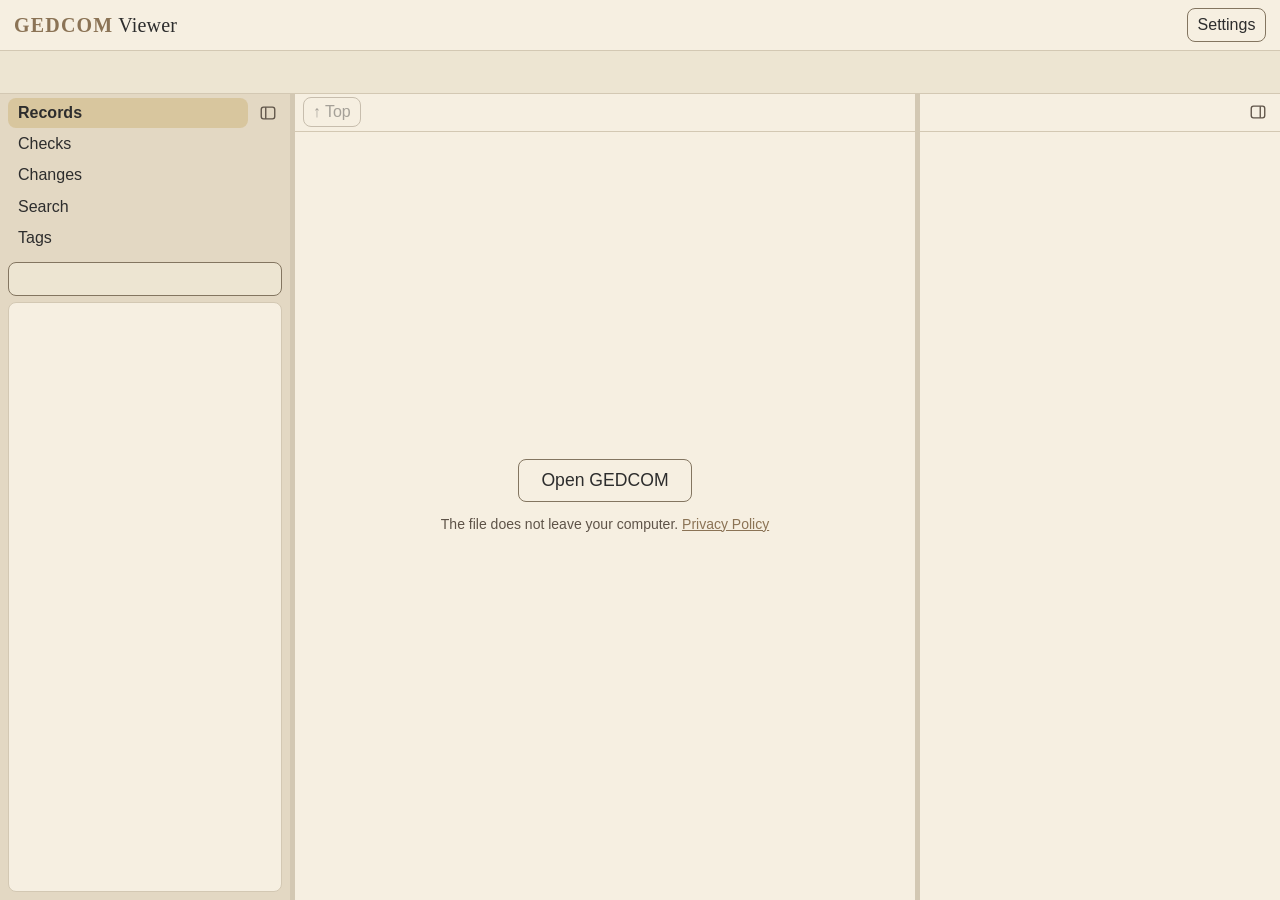
<file: index.html>
<!doctype html>
<!-- GEDCOM Viewer. Copyright (C) 2026 bunahu. Free software under the GNU General Public License, version 3 or later: see LICENSE. -->
<html lang="en">
<head>
<meta charset="utf-8">
<meta name="viewport" content="width=device-width, initial-scale=1">
<!-- The browser enforces what the page promises: nothing is loaded from, or sent to, anywhere but the page's own files,
     and no inline style is allowed. The page sets styles through the CSSOM (el.style.top = ...), which the policy permits.
     The HTML of a _META's story has its style attributes and style elements taken out of the text before it is read
     (core.js, stripStyles), so a _META that parses draws no refusal. When the XML does not parse, Chrome adds its own
     styled error block to the inert document it is read in and refuses that style, with a message each in the console
     (ui.js, metaOf, then says so in one line of its own); the page draws nothing from such a _META. -->
<meta http-equiv="Content-Security-Policy" content="default-src 'none'; script-src 'self'; style-src 'self'; img-src 'self'; connect-src 'none'; form-action 'none'; base-uri 'none'">
<title>GEDCOM Viewer</title>
<meta name="description" content="Read, check and hand-edit a GEDCOM file in your browser, and save the edits as a dated copy, the original left as it was. Nothing is uploaded: the file never leaves your computer.">
<link rel="stylesheet" href="style.css">
<link rel="icon" href="favicon.ico" sizes="32x32">
<link rel="icon" href="favicon.svg" type="image/svg+xml">
<link rel="apple-touch-icon" href="apple-touch-icon.png">
</head>
<body>

<!-- THE HOVER BOXES' WORDS, all five, here and nowhere else. They are provisional: the owner writes the final copy.
     A box shows while the pointer rests on its part (the name, always; the counts bar and the three frames, until a
     file is open), or while the name has the keyboard's focus. Each part names its box in aria-describedby, so its
     words are its accessible description; ui.js ("The hover boxes") shows and places a box and never touches its
     words. Nothing here shows until its part is hovered, and nothing is stored or sent. -->
<div class="tip" id="tip-name" role="tooltip" hidden>
  <p>Read a GEDCOM file, check it, count what it holds, and make clean hand edits.</p>
  <p>Your file stays on this computer. The original is never written: Save makes a dated copy beside it.</p>
  <p>Works best in Chrome or Edge on a computer.</p>
</div>
<div class="tip" id="tip-counts" role="tooltip" hidden>Once a file is open: how many people, families, sources and more it holds. A click lists them.</div>
<div class="tip" id="tip-side" role="tooltip" hidden>Once a file is open: Records lists every person, family and source; Checks, what looks wrong and where; Changes, your edits; Search and Tags, the rest.</div>
<div class="tip" id="tip-middle" role="tooltip" hidden>The file's lines, as written, one per row, once a file is open. Open GEDCOM, or drop a .ged file anywhere on the page.</div>
<div class="tip" id="tip-right" role="tooltip" hidden>Once a file is open, this frame shows the selected line: what its tag means, where it sits in its record, what points at it, and anything wrong with it. With Edit on, it adds, deletes and restores lines.</div>

<!-- The top bar: the name, and Settings; with a file open, the file's name (its facts under it) and Save
     too. Nothing else: the controls for the lines are in the strip above them, and each side frame's
     icon is in the frame it hides (P9). The name takes the keyboard's focus, so that its box can show. -->
<header class="bar">
  <div class="bar-top">
    <span class="app-name" tabindex="0" aria-describedby="tip-name"><span class="app-title"><span class="app-title-gedcom">GEDCOM</span> Viewer</span></span>
    <button class="file-name" id="file-name" type="button" aria-expanded="false" translate="no" hidden></button>
    <span class="dirty" id="dirty" title="Changes in no copy yet" hidden>●</span>
    <nav class="actions">
      <button class="button" id="save" type="button" title="Save a dated copy, where you choose; the original is never written (⌘S)" hidden disabled>Save</button>
      <button class="button" id="settings" type="button" popovertarget="settings-menu">Settings</button>
    </nav>
  </div>
  <div class="facts" id="facts" translate="no" hidden></div>
</header>

<!-- Settings: the smaller controls, in a menu under the button -->
<div class="menu" id="settings-menu" popover>
  <div class="menu-row">
    <span class="menu-name">Theme</span>
    <span class="menu-choices">
      <button class="button" id="theme-system" type="button" aria-pressed="false" title="Light or dark, as your computer has it, and following it when it changes">System</button>
      <button class="button" id="theme-light" type="button" aria-pressed="false">Light</button>
      <button class="button" id="theme-dusk" type="button" aria-pressed="false">Dusk</button>
      <button class="button" id="theme-dark" type="button" aria-pressed="false">Dark</button>
    </span>
  </div>
  <div class="menu-row">
    <span class="menu-name">Text</span>
    <span class="menu-choices">
      <button class="button" id="text-normal" type="button" aria-pressed="false">Normal</button>
      <button class="button" id="text-larger" type="button" aria-pressed="false" title="Larger type and taller rows">Larger</button>
    </span>
  </div>
  <div class="menu-row">
    <span class="menu-name">Lines</span>
    <span class="menu-choices">
      <button class="button" id="indent" type="button" aria-pressed="false">Indent</button>
      <input class="input indent-width" id="indent-width" type="number" min="1" max="12" aria-label="Indent width" hidden>
    </span>
  </div>
  <div class="menu-row">
    <span class="menu-name">Names</span>
    <span class="menu-choices">
      <button class="button" id="surnames" type="button" aria-pressed="false" title="Surnames in bold, without their slashes, wherever a record is named; a line as written is never changed">Bold surnames</button>
    </span>
  </div>
  <div class="menu-row">
    <span class="menu-name">Tab</span>
    <span class="menu-choices">
      <button class="button" id="tab-name" type="button" aria-pressed="false" title="Off, the tab's title never holds the file's name. Your browser keeps page titles in its history, and may sync them.">File name in the tab</button>
    </span>
  </div>
  <div class="menu-row">
    <span class="menu-name">Help</span>
    <span class="menu-choices">
      <button class="button" id="report" type="button" title="A report of counts and codes, never a line of the file, to read, change and copy into an issue; nothing is sent">Report a problem…</button>
    </span>
  </div>
  <!-- the version, written here once: Report a problem reads it from this line -->
  <div class="menu-foot">Version <span id="version">0.6.4</span></div>
</div>

<nav class="counts" id="counts" aria-label="Records by type" aria-describedby="tip-counts" translate="no"></nav>

<main class="work" id="work">
  <aside class="side" id="side" aria-describedby="tip-side">
    <!-- the left bar's head: its tabs, and at their right end the icon that shrinks the bar to the icon alone -->
    <div class="side-head">
      <nav class="tabs" role="tablist">
        <button class="tab" type="button" role="tab" data-panel="records" aria-selected="true">Records</button>
        <button class="tab" type="button" role="tab" data-panel="checks">Checks <span class="tab-count" id="checks-count"></span></button>
        <button class="tab" type="button" role="tab" data-panel="changes">Changes <span class="tab-count" id="changes-count"></span></button>
        <button class="tab" type="button" role="tab" data-panel="search">Search</button>
        <button class="tab" type="button" role="tab" data-panel="tags">Tags</button>
      </nav>
      <button class="icon-button frame-icon" id="hide-left" type="button" aria-pressed="false" aria-label="Hide left bar" title="Hide left bar"><svg viewBox="0 0 20 20" width="18" height="18" aria-hidden="true"><rect x="2.5" y="3.5" width="15" height="13" rx="2.5" fill="none" stroke="currentColor" stroke-width="1.5"/><path d="M7.5 3.5v13" fill="none" stroke="currentColor" stroke-width="1.5"/></svg></button>
    </div>

    <section class="panel" id="panel-records">
      <div class="panel-head">
        <input class="input" id="records-filter" type="search" aria-label="Filter records" spellcheck="false" data-gramm="false">
        <button class="chip" id="records-type" type="button" hidden></button>
      </div>
      <div class="list" id="records-list" translate="no"></div>
    </section>

    <section class="panel" id="panel-checks" translate="no" hidden>
      <div class="panel-sum" id="checks-sum"></div>
      <div class="list" id="checks-list"></div>
    </section>

    <section class="panel" id="panel-changes" translate="no" hidden>
      <div class="panel-sum has-copy"><span id="changes-sum"></span><button class="copy" id="changes-copy" type="button" title="Copy the changes, as text" aria-label="Copy the changes, as text" hidden></button></div>
      <div class="list" id="changes-list"></div>
    </section>

    <section class="panel" id="panel-search" translate="no" hidden>
      <!-- while the search on show came from a tag clicked in Tags: the way back to the list as it was -->
      <button class="button search-back" id="search-back" type="button" hidden>← Back to Tags</button>
      <div class="panel-head">
        <input class="input" id="search-box" type="search" aria-label="Search" spellcheck="false" data-gramm="false">
        <button class="button" id="search-tag" type="button" aria-pressed="false">Tag</button>
      </div>
      <div class="search-nav">
        <button class="button" id="search-prev" type="button">Previous</button>
        <span class="search-count" id="search-count"></span>
        <button class="button" id="search-next" type="button">Next</button>
      </div>
    </section>

    <section class="panel" id="panel-tags" translate="no" hidden>
      <div class="panel-head panel-head-end">
        <!-- steps through the list's orders; the one in force is named in the hover text alone -->
        <button class="button sort" id="tags-order" type="button" aria-label="Sort"><svg viewBox="0 0 20 20" width="18" height="18" aria-hidden="true"><path d="M4 10a6 6 0 0 1 10.4-4.1" fill="none" stroke="currentColor" stroke-width="1.6" stroke-linecap="round"/><path d="M14.6 2.6v3.6h-3.6" fill="none" stroke="currentColor" stroke-width="1.6" stroke-linecap="round" stroke-linejoin="round"/><path d="M16 10a6 6 0 0 1-10.4 4.1" fill="none" stroke="currentColor" stroke-width="1.6" stroke-linecap="round"/><path d="M5.4 17.4v-3.6H9" fill="none" stroke="currentColor" stroke-width="1.6" stroke-linecap="round" stroke-linejoin="round"/></svg>Sort</button>
      </div>
      <div class="list" id="tags-list"></div>
    </section>
  </aside>

  <div class="split" id="split-left" title="Drag to widen or narrow"></div>

  <section class="middle" id="middle" aria-describedby="tip-middle">
    <!-- the strip above the lines: Top, Back and Collapse all at its left; Go to Line…, Edit, Undo and Redo
         at its right, none of them until a file is open. When the width runs out, the right group goes
         under the left one -->
    <div class="strip" id="strip">
      <div class="strip-group" id="strip-left">
        <button class="button" id="top" type="button" title="Line 1" disabled>↑ Top</button>
        <button class="button" id="back" type="button" hidden>← Back</button>
        <button class="button" id="fold-all" type="button" title="Shut every record to its first line and every type to its row, or open every block and every type" hidden>Collapse all</button>
      </div>
      <div class="strip-group strip-end" id="strip-right">
        <span class="goto-box" id="goto-box" hidden>
          <input class="input goto" id="goto" type="text" placeholder="Go to Line…" aria-label="Go to line" autocomplete="off" spellcheck="false" data-gramm="false">
          <button class="button goto-go" id="goto-go" type="button" hidden>Go</button>
          <button class="button goto-clear" id="goto-clear" type="button" title="Every line again" hidden>×</button>
        </span>
        <span class="strip-keep">
          <button class="button" id="edit" type="button" aria-pressed="false" title="Edit on or off (E)" hidden>Edit</button>
          <button class="button" id="undo" type="button" hidden>Undo</button>
          <button class="button" id="redo" type="button" hidden>Redo</button>
        </span>
      </div>
    </div>
    <div class="grid" id="grid" tabindex="0" aria-label="Lines" translate="no"></div>
    <div class="empty" id="empty">
      <button class="button" id="open-empty" type="button">Open GEDCOM</button>
      <div class="message" id="message" hidden></div>
      <p class="empty-note">The file does not leave your computer. <a href="privacy.html">Privacy Policy</a></p>
    </div>
    <div class="notice" id="notice" role="status" hidden></div>
  </section>

  <div class="split" id="split-right" title="Drag to widen or narrow"></div>

  <aside class="right" id="right" aria-describedby="tip-right">
    <!-- the right frame's header: the line or lines the frame shows, and at its right end the icon that
         shrinks the frame to the icon alone -->
    <div class="frame-head">
      <span class="frame-title" id="frame-title"></span>
      <button class="icon-button frame-icon" id="hide-right" type="button" aria-pressed="false" aria-label="Hide right frame" title="Hide right frame"><svg viewBox="0 0 20 20" width="18" height="18" aria-hidden="true"><rect x="2.5" y="3.5" width="15" height="13" rx="2.5" fill="none" stroke="currentColor" stroke-width="1.5"/><path d="M12.5 3.5v13" fill="none" stroke="currentColor" stroke-width="1.5"/></svg></button>
    </div>
    <div class="detail" id="detail" translate="no"></div>
  </aside>
</main>

<dialog class="dialog" id="dialog"></dialog>
<div class="drop" id="drop" hidden></div>
<input id="file-input" type="file" accept=".ged,.gedcom" hidden>

<!-- the copy button's two icons: two overlapping squares, then a check mark -->
<template id="icon-copy"><svg viewBox="0 0 16 16" width="14" height="14" aria-hidden="true"><rect x="5.5" y="5.5" width="8" height="8" rx="1.5" fill="none" stroke="currentColor" stroke-width="1.4"/><path d="M10.5 5.5V3.5a1 1 0 0 0-1-1h-6a1 1 0 0 0-1 1v6a1 1 0 0 0 1 1h2" fill="none" stroke="currentColor" stroke-width="1.4"/></svg></template>
<template id="icon-check"><svg viewBox="0 0 16 16" width="14" height="14" aria-hidden="true"><path d="M3 8.5l3.2 3L13 4.5" fill="none" stroke="currentColor" stroke-width="1.8" stroke-linecap="round" stroke-linejoin="round"/></svg></template>

<script src="tags.js" charset="utf-8"></script>
<script src="core.js" charset="utf-8"></script>
<script src="save.js" charset="utf-8"></script>
<script src="ui.js" charset="utf-8"></script>
</body>
</html>
</file>
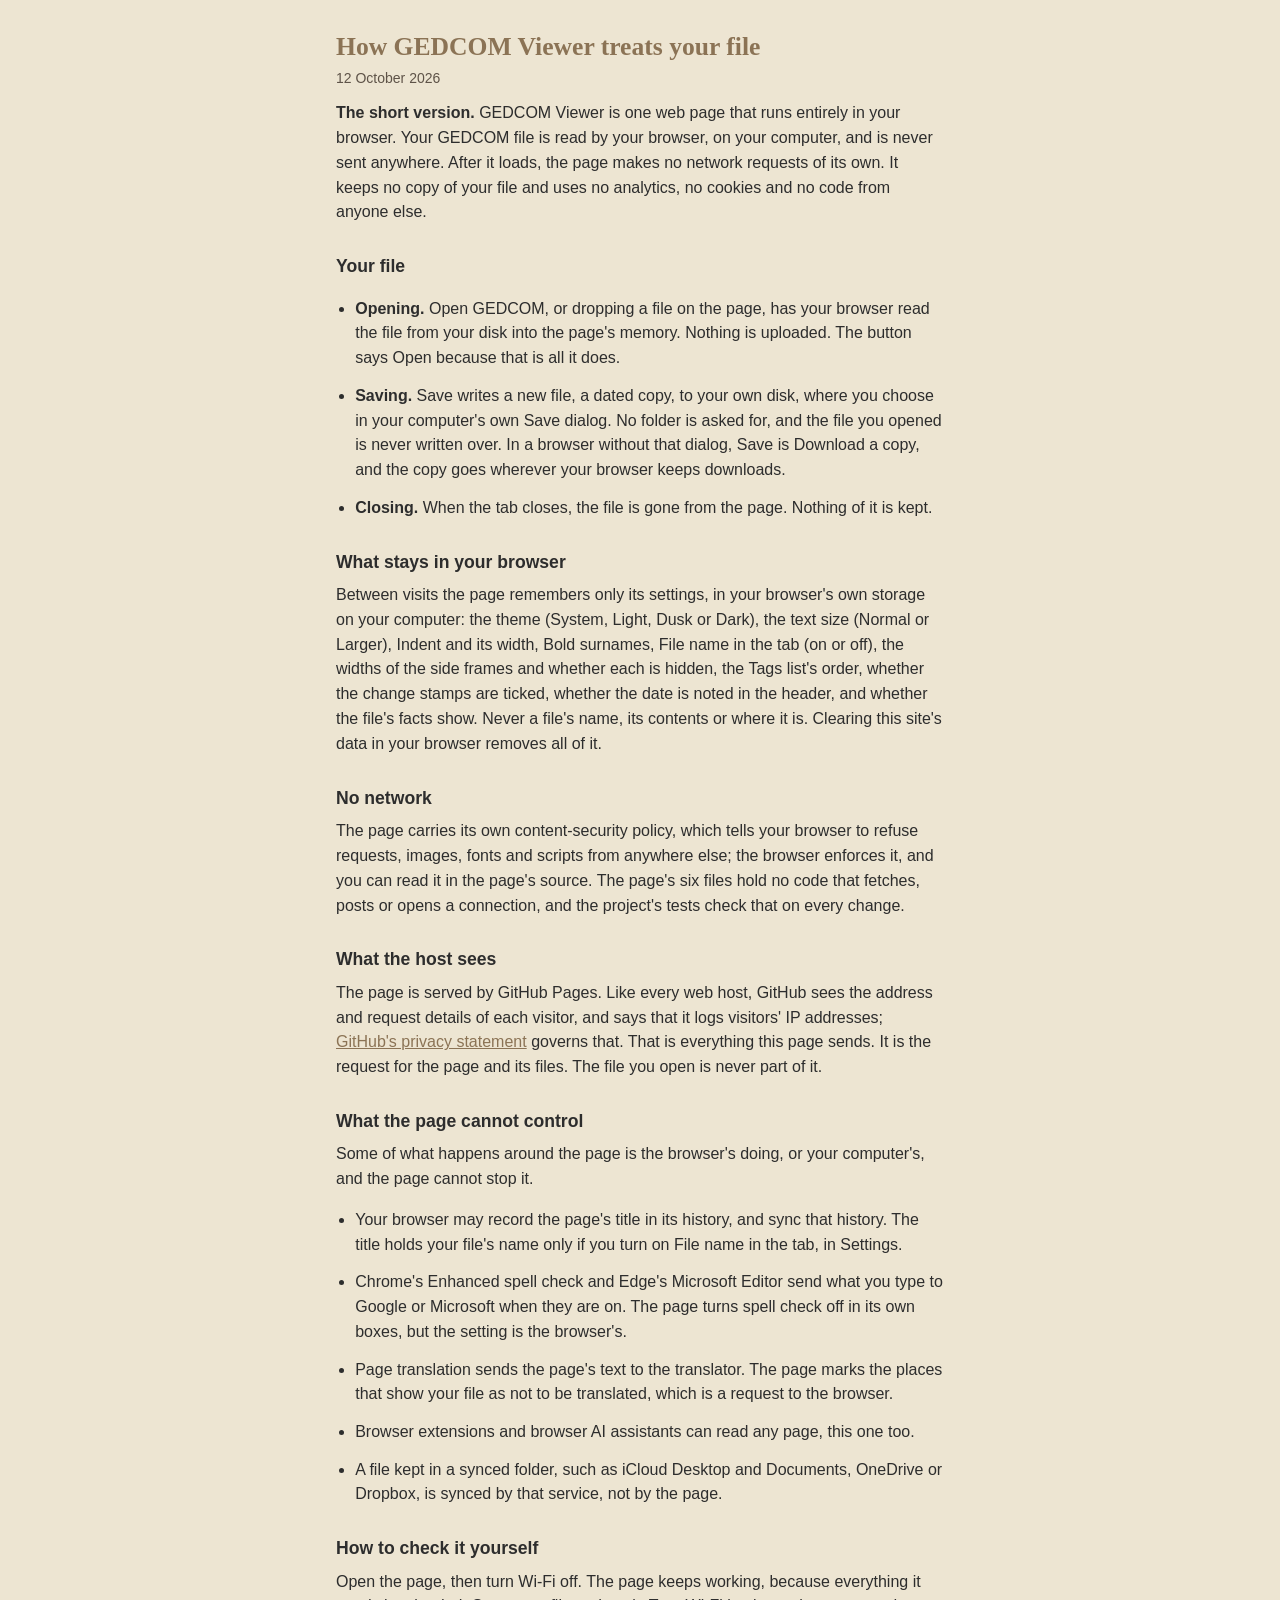
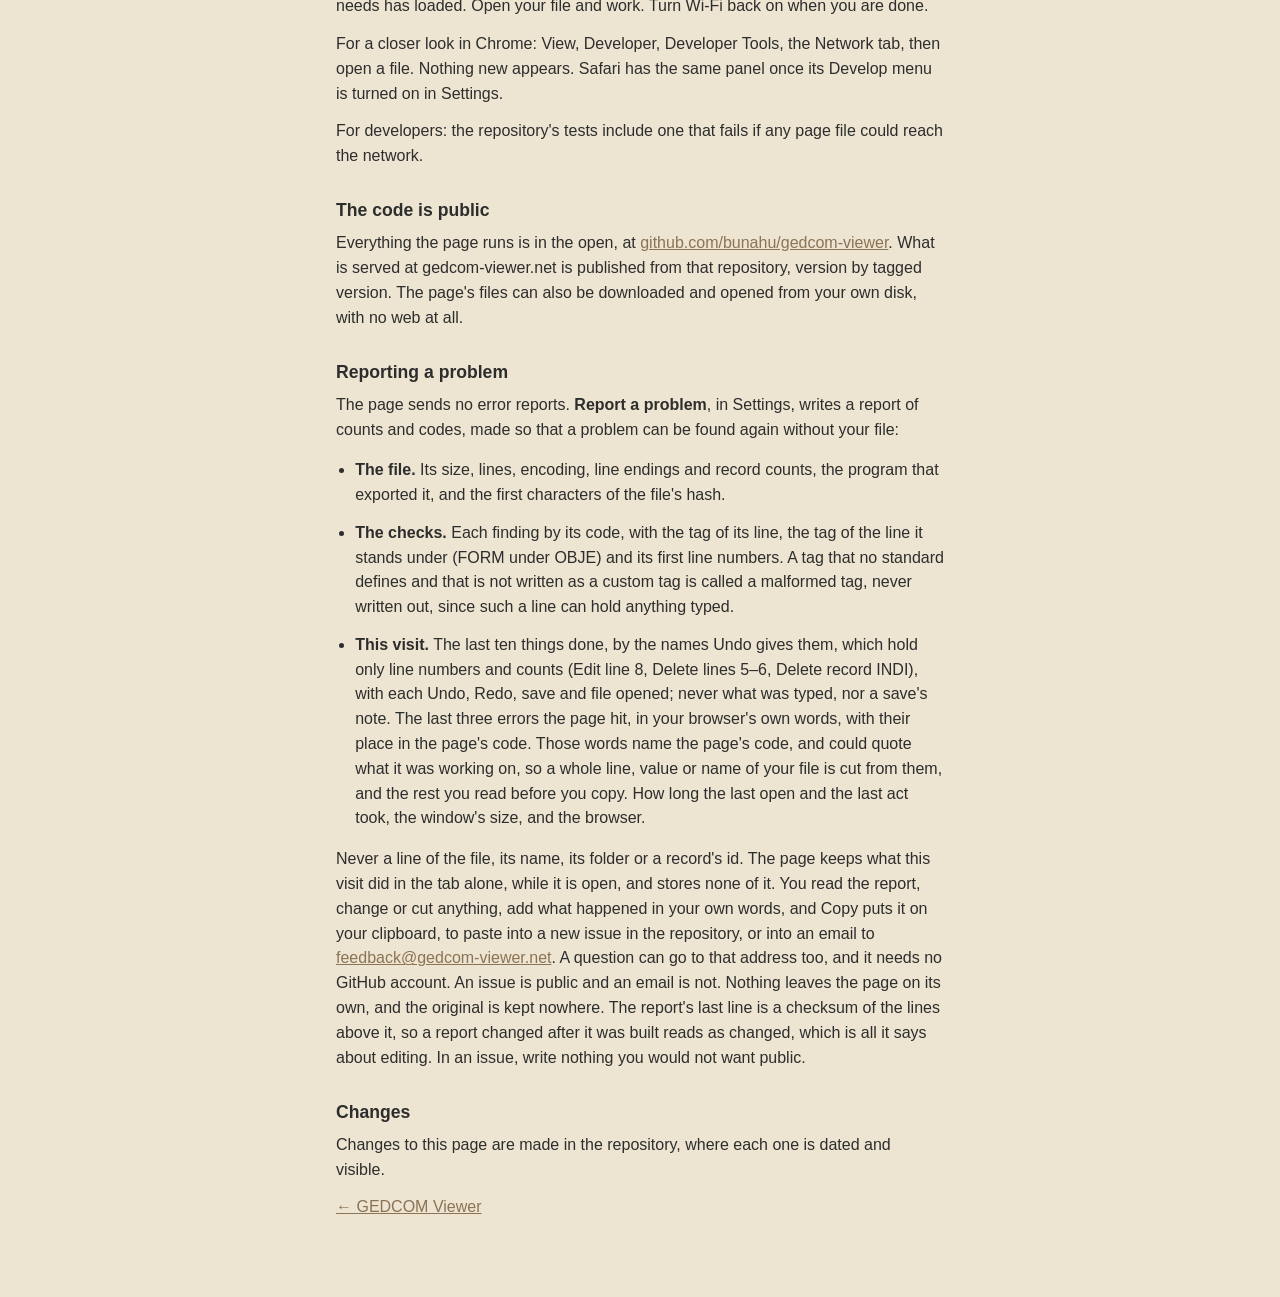
<file: privacy.html>
<!doctype html>
<!-- GEDCOM Viewer. Copyright (C) 2026 bunahu. Free software under the GNU General Public License, version 3 or later: see LICENSE. -->
<html lang="en">
<head>
<meta charset="utf-8">
<meta name="viewport" content="width=device-width, initial-scale=1">
<meta http-equiv="Content-Security-Policy" content="default-src 'none'; style-src 'self'; img-src 'self'; connect-src 'none'; form-action 'none'; base-uri 'none'">
<title>Privacy — GEDCOM Viewer</title>
<meta name="description" content="How GEDCOM Viewer treats your file: it is read in your browser and never sent anywhere; the page makes no network requests, keeps no copy, and uses no analytics.">
<link rel="stylesheet" href="style.css">
<link rel="icon" href="favicon.ico" sizes="32x32">
<link rel="icon" href="favicon.svg" type="image/svg+xml">
<link rel="apple-touch-icon" href="apple-touch-icon.png">
</head>
<body class="prose-page">

<main class="prose">
<h1>How GEDCOM Viewer treats your file</h1>
<p class="prose-date">12 October 2026</p>

<p><strong>The short version.</strong> GEDCOM Viewer is one web page that runs entirely in your
browser. Your GEDCOM file is read by your browser, on your computer, and is never sent anywhere.
After it loads, the page makes no network requests of its own. It keeps no copy of your file and
uses no analytics, no cookies and no code from anyone else.</p>

<h2>Your file</h2>
<ul>
<li><strong>Opening.</strong> Open GEDCOM, or dropping a file on the page, has your browser read the
file from your disk into the page's memory. Nothing is uploaded. The button says Open because that
is all it does.</li>
<li><strong>Saving.</strong> Save writes a new file, a dated copy, to your own disk, where you choose
in your computer's own Save dialog. No folder is asked for, and the file you opened is never
written over. In a browser without that dialog, Save is Download a copy, and the copy goes wherever
your browser keeps downloads.</li>
<li><strong>Closing.</strong> When the tab closes, the file is gone from the page. Nothing of it is
kept.</li>
</ul>

<h2>What stays in your browser</h2>
<p>Between visits the page remembers only its settings, in your browser's own storage on your
computer: the theme (System, Light, Dusk or Dark), the text size (Normal or Larger), Indent and its
width, Bold surnames, File name in the tab (on or off),
the widths of the side frames and whether each is hidden, the Tags list's order, whether the change
stamps are ticked, whether the date is noted in the header, and whether the file's facts show. Never a file's name, its contents or where it
is. Clearing this site's data in your browser removes all of it.</p>

<h2>No network</h2>
<p>The page carries its own content-security policy, which tells your browser to refuse requests,
images, fonts and scripts from anywhere else; the browser enforces it, and you can read it in the
page's source. The page's six files hold no code that fetches, posts or opens
a connection, and the project's tests check that on every change.</p>

<h2>What the host sees</h2>
<p>The page is served by GitHub Pages. Like every web host, GitHub sees the address and request
details of each visitor, and says that it logs visitors' IP addresses;
<a href="https://docs.github.com/site-policy/privacy-policies/github-general-privacy-statement">GitHub's privacy statement</a>
governs that. That is everything this page sends. It is the request for the page and its files.
The file you open is never part of it.</p>

<h2>What the page cannot control</h2>
<p>Some of what happens around the page is the browser's doing, or your computer's, and the page
cannot stop it.</p>
<ul>
<li>Your browser may record the page's title in its history, and sync that history. The title holds
your file's name only if you turn on File name in the tab, in Settings.</li>
<li>Chrome's Enhanced spell check and Edge's Microsoft Editor send what you type to Google or
Microsoft when they are on. The page turns spell check off in its own boxes, but the setting is
the browser's.</li>
<li>Page translation sends the page's text to the translator. The page marks the places that show
your file as not to be translated, which is a request to the browser.</li>
<li>Browser extensions and browser AI assistants can read any page, this one too.</li>
<li>A file kept in a synced folder, such as iCloud Desktop and Documents, OneDrive or Dropbox, is
synced by that service, not by the page.</li>
</ul>

<h2 id="how-to-check">How to check it yourself</h2>
<p>Open the page, then turn Wi-Fi off. The page keeps working, because everything it needs has
loaded. Open your file and work. Turn Wi-Fi back on when you are done.</p>
<p>For a closer look in Chrome: View, Developer, Developer Tools, the Network tab, then open a file.
Nothing new appears. Safari has the same panel once its Develop menu is turned on in Settings.</p>
<p>For developers: the repository's tests include one that fails if any page file could reach the
network.</p>

<h2>The code is public</h2>
<p>Everything the page runs is in the open, at
<a href="https://github.com/bunahu/gedcom-viewer">github.com/bunahu/gedcom-viewer</a>. What is
served at gedcom-viewer.net is published from that repository, version by tagged version. The
page's files can also be downloaded and opened from your own disk, with no web at all.</p>

<h2>Reporting a problem</h2>
<p>The page sends no error reports. <strong>Report a problem</strong>, in Settings, writes a report of
counts and codes, made so that a problem can be found again without your file:</p>
<ul>
<li><strong>The file.</strong> Its size, lines, encoding, line endings and record counts, the
program that exported it, and the first characters of the file's hash.</li>
<li><strong>The checks.</strong> Each finding by its code, with the tag of its line, the tag of the
line it stands under (FORM under OBJE) and its first line numbers. A tag that no standard defines
and that is not written as a custom tag is called a malformed tag, never written out, since such a
line can hold anything typed.</li>
<li><strong>This visit.</strong> The last ten things done, by the names Undo gives them, which hold
only line numbers and counts (Edit line 8, Delete lines 5–6, Delete record INDI), with each Undo,
Redo, save and file opened; never what was typed, nor a save's note. The last three errors the page
hit, in your browser's own words, with their place in the page's code. Those words name the page's
code, and could quote what it was working on, so a whole line, value or name of your file is cut
from them, and the rest you read before you copy. How long the last open and the last act took,
the window's size, and the browser.</li>
</ul>
<p>Never a line of the file, its name, its folder or a record's id. The page keeps what this visit
did in the tab alone, while it is open, and stores none of it. You read the report, change or cut
anything, add what happened in your own words, and Copy puts it on your clipboard, to paste into a
new issue in the repository, or into an email to
<a href="mailto:feedback@gedcom-viewer.net">feedback@gedcom-viewer.net</a>. A question can go to that
address too, and it needs no GitHub account. An issue is public and an email is not. Nothing leaves
the page on its own, and the original is kept nowhere. The report's last line is a checksum of the
lines above it, so a report changed after it was built reads as changed, which is all it says about
editing. In an issue, write nothing you would not want public.</p>

<h2>Changes</h2>
<p>Changes to this page are made in the repository, where each one is dated and visible.</p>

<p class="prose-back"><a href="index.html">← GEDCOM Viewer</a></p>
</main>

</body>
</html>
</file>
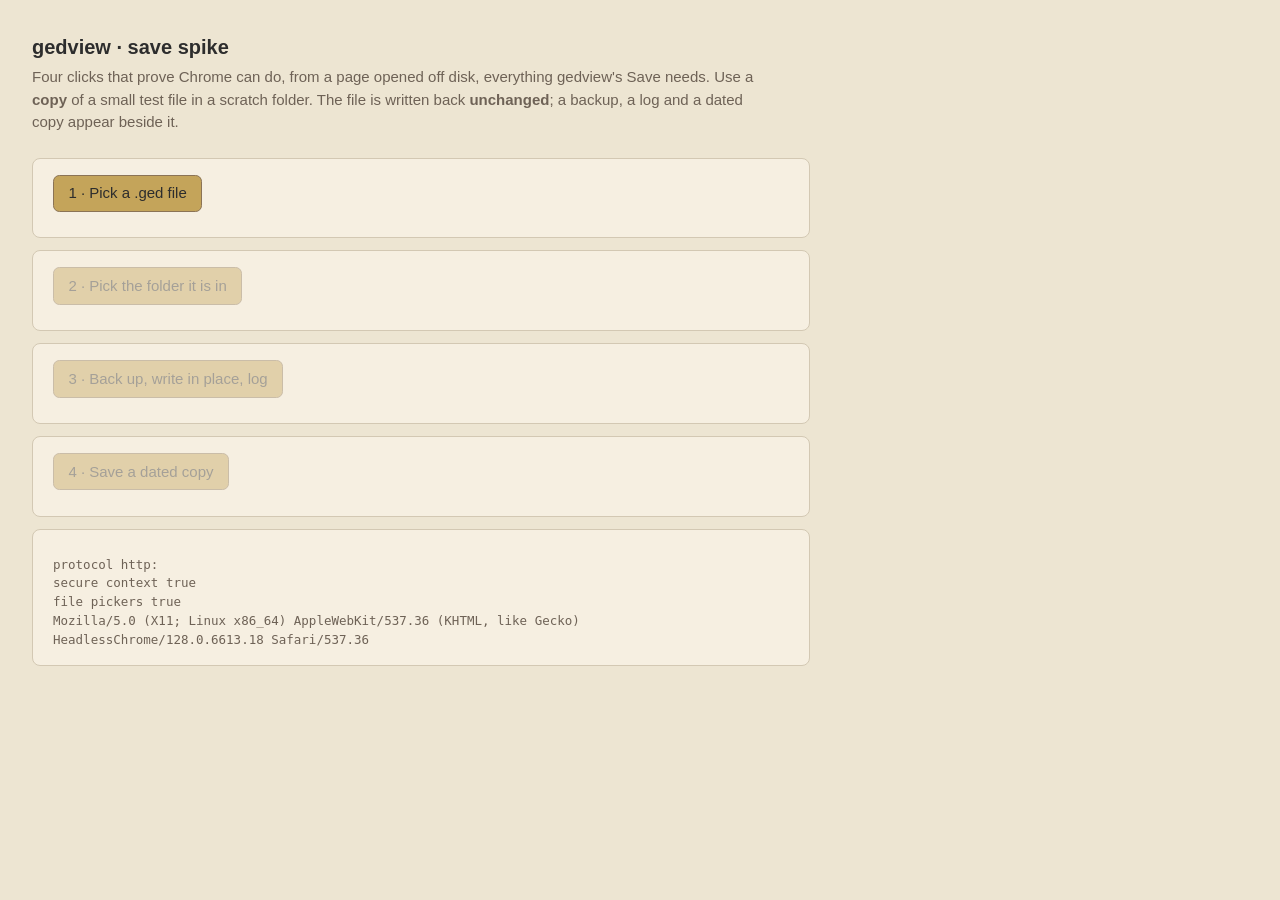
<file: spike/save-spike.html>
<!doctype html>
<html lang="en">
<head>
<meta charset="utf-8">
<title>gedview · save spike</title>
<style>
  /* the sibling project's light palette (frontend/src/index.css, :root) */
  :root {
    --color-bg: #ede5d2; --color-bg-card: #f6efe1; --color-text: #2d2d2d;
    --color-text-muted: #6e6256; --color-border: #d3c8b3; --color-accent: #c4a45a;
    --color-accent-hover: #8b7355; --color-success: #2f7d32; --color-danger: #c0392b;
  }
  body { background: var(--color-bg); color: var(--color-text); margin: 0; padding: 2rem;
         font: 15px/1.5 -apple-system, BlinkMacSystemFont, 'Segoe UI', Roboto, sans-serif; }
  h1 { font-size: 1.25rem; margin: 0 0 .25rem; }
  p.lead { color: var(--color-text-muted); margin: 0 0 1.5rem; max-width: 46rem; }
  .step { background: var(--color-bg-card); border: 1px solid var(--color-border);
          border-radius: .5rem; padding: 1rem 1.25rem; margin: 0 0 .75rem; max-width: 46rem; }
  button { font: inherit; padding: .4rem .9rem; border-radius: .4rem; cursor: pointer;
           border: 1px solid var(--color-accent-hover); background: var(--color-accent); color: #2d2d2d; }
  button:disabled { opacity: .4; cursor: not-allowed; }
  pre { font: 12.5px/1.5 ui-monospace, SFMono-Regular, Menlo, monospace; white-space: pre-wrap;
        margin: .6rem 0 0; color: var(--color-text-muted); }
  .ok { color: var(--color-success); } .bad { color: var(--color-danger); font-weight: 600; }
</style>
</head>
<body>
<h1>gedview · save spike</h1>
<p class="lead">Four clicks that prove Chrome can do, from a page opened off disk, everything gedview's
Save needs. Use a <b>copy</b> of a small test file in a scratch folder. The file is written back
<b>unchanged</b>; a backup, a log and a dated copy appear beside it.</p>

<div class="step"><button id="b1">1 · Pick a .ged file</button><pre id="o1"></pre></div>
<div class="step"><button id="b2" disabled>2 · Pick the folder it is in</button><pre id="o2"></pre></div>
<div class="step"><button id="b3" disabled>3 · Back up, write in place, log</button><pre id="o3"></pre></div>
<div class="step"><button id="b4" disabled>4 · Save a dated copy</button><pre id="o4"></pre></div>
<div class="step"><pre id="env"></pre></div>

<script>
'use strict';
const $ = (id) => document.getElementById(id);
const say = (id, text, cls) => {
  const line = document.createElement('div');
  if (cls) line.className = cls;
  line.textContent = text;
  $(id).appendChild(line);
};
const pass = (id, text) => say(id, 'PASS  ' + text, 'ok');
const fail = (id, text) => say(id, 'FAIL  ' + text, 'bad');
const hex = (buf) => [...new Uint8Array(buf)].map((b) => b.toString(16).padStart(2, '0')).join('');
const sha256 = async (bytes) => hex(await crypto.subtle.digest('SHA-256', bytes));
const stampNow = () => {
  const d = new Date();
  const p = (n) => String(n).padStart(2, '0');
  return `${d.getFullYear()}-${p(d.getMonth() + 1)}-${p(d.getDate())}T${p(d.getHours())}${p(d.getMinutes())}${p(d.getSeconds())}`;
};
const readBytes = async (handle) => new Uint8Array(await (await handle.getFile()).arrayBuffer());
const writeBytes = async (handle, bytes) => {
  const w = await handle.createWritable();
  await w.write(bytes);
  await w.close();
};

const state = { file: null, dir: null, bytes: null, hash: null, stem: null };

$('env').textContent = [
  `protocol ${location.protocol}`,
  `secure context ${window.isSecureContext}`,
  `file pickers ${'showOpenFilePicker' in window && 'showDirectoryPicker' in window}`,
  navigator.userAgent,
].join('\n');

if (!('showOpenFilePicker' in window)) {
  fail('o1', 'This browser has no file pickers. Open this page in Chrome.');
  $('b1').disabled = true;
}

$('b1').onclick = async () => {
  $('o1').textContent = '';
  try {
    const [h] = await window.showOpenFilePicker({
      types: [{ description: 'GEDCOM', accept: { 'application/x-gedcom': ['.ged', '.gedcom'] } }],
    });
    state.file = h;
    state.bytes = await readBytes(h);
    state.hash = await sha256(state.bytes);
    state.stem = h.name.replace(/\.(ged|gedcom)$/i, '');
    let lines = 0;
    for (const b of state.bytes) if (b === 10) lines += 1;
    pass('o1', `${h.name} · ${state.bytes.length.toLocaleString()} bytes · ${lines.toLocaleString()} line feeds`);
    say('o1', `sha256 ${state.hash}`);
    $('b2').disabled = false;
  } catch (e) { fail('o1', `${e.name}: ${e.message}`); }
};

$('b2').onclick = async () => {
  $('o2').textContent = '';
  try {
    const d = await window.showDirectoryPicker({ mode: 'readwrite', startIn: state.file });
    const path = await d.resolve(state.file);
    if (!path || path.length !== 1) {
      fail('o2', `"${d.name}" is not the folder that holds ${state.file.name} (resolve gave ${JSON.stringify(path)})`);
      return;
    }
    state.dir = d;
    pass('o2', `folder "${d.name}" holds ${path[0]}; write access granted`);
    $('b3').disabled = false;
    $('b4').disabled = false;
  } catch (e) { fail('o2', `${e.name}: ${e.message}`); }
};

$('b3').onclick = async () => {
  $('o3').textContent = '';
  try {
    // a. the file on disk is still the file that was opened
    const onDisk = await readBytes(state.file);
    const diskHash = await sha256(onDisk);
    if (diskHash === state.hash) pass('o3', 'the file on disk is unchanged since it was opened');
    else { fail('o3', 'the file changed on disk since it was opened; nothing written'); return; }

    // b. the backup first, read back
    const stamp = stampNow();
    const hist = await state.dir.getDirectoryHandle('gedview-history', { create: true });
    const bakName = `${state.stem}.${stamp}.ged.bak`;
    const bak = await hist.getFileHandle(bakName, { create: true });
    await writeBytes(bak, onDisk);
    const bakHash = await sha256(await readBytes(bak));
    if (bakHash === diskHash) pass('o3', `backup gedview-history/${bakName} holds the same bytes`);
    else { fail('o3', 'the backup does not match; nothing else written'); return; }

    // c. the file itself, in place, reached THROUGH THE FOLDER so that the one grant covers it
    const target = await state.dir.getFileHandle(state.file.name);
    await writeBytes(target, state.bytes);
    const afterHash = await sha256(await readBytes(target));
    if (afterHash === state.hash) pass('o3', `${state.file.name} written in place; sha256 as before`);
    else fail('o3', `${state.file.name} written, but its sha256 is now ${afterHash}`);
    const seenByFirstHandle = await sha256(await readBytes(state.file));
    if (seenByFirstHandle === afterHash) pass('o3', 'the handle from step 1 reads the same file');
    else fail('o3', 'the handle from step 1 reads something else');

    // d. the log: appended, never rewritten
    const logName = `${state.file.name}.edits.log`;
    const log = await state.dir.getFileHandle(logName, { create: true });
    const before = (await log.getFile()).size;
    const w = await log.createWritable({ keepExistingData: true });
    await w.seek(before);
    const block = `=== ${new Date().toISOString()}  spike  ${state.file.name}\nbackup gedview-history/${bakName}\n`;
    await w.write(new TextEncoder().encode(block));
    await w.close();
    const after = (await log.getFile()).size;
    if (after === before + new TextEncoder().encode(block).length) pass('o3', `${logName} grew from ${before} to ${after} bytes`);
    else fail('o3', `${logName} is ${after} bytes; expected ${before} + the new block`);
  } catch (e) { fail('o3', `${e.name}: ${e.message}`); }
};

$('b4').onclick = async () => {
  $('o4').textContent = '';
  try {
    const name = `${state.stem}.${stampNow()}.ged`;
    const copy = await state.dir.getFileHandle(name, { create: true });
    await writeBytes(copy, state.bytes);
    const copyHash = await sha256(await readBytes(copy));
    if (copyHash === state.hash) pass('o4', `${name} written beside the original; same bytes`);
    else fail('o4', `${name} written, but its sha256 differs`);
  } catch (e) { fail('o4', `${e.name}: ${e.message}`); }
};
document.title = 'gedview · save spike · ready';
</script>
</body>
</html>
</file>
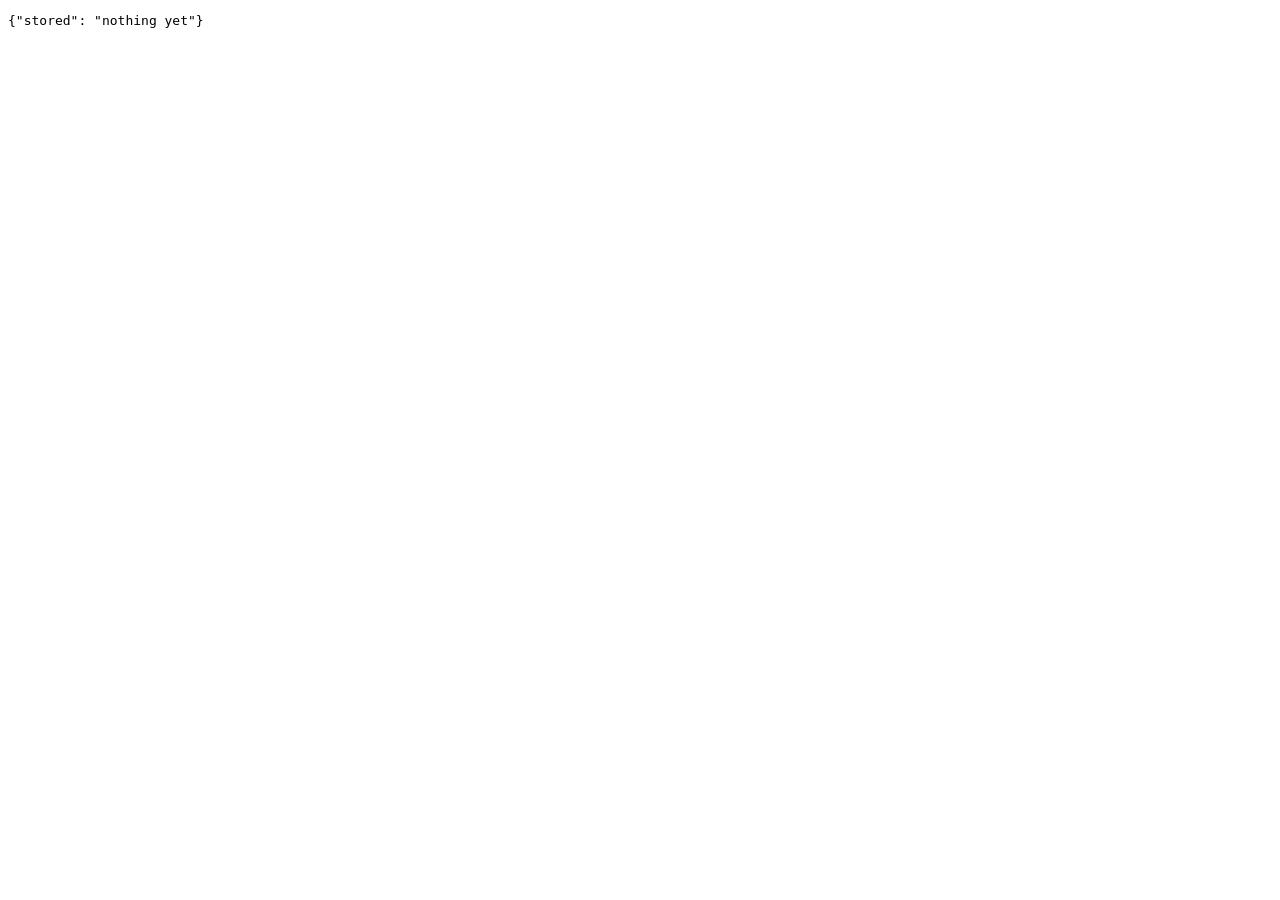
<file: spike/capability-check/fsa_stored.html>
<!doctype html>
<meta charset="utf-8">
<title>pending</title>
<pre id="out"></pre>
<script>
// Two-run check: run 1 stores each result in localStorage as it settles; run 2 prints what
// run 1 stored, synchronously, before the page's load event. Booleans / error names only.
const KEY = 'gedview-fsa-results';
const stored = localStorage.getItem(KEY);
document.getElementById('out').textContent = stored || '{"stored": "nothing yet"}';
if (stored) document.title = 'read';

const r = {};
const save = () => localStorage.setItem(KEY, JSON.stringify(r, null, 1));
const within = (ms, p) => Promise.race([
  p, new Promise((res) => setTimeout(() => res('TIMEOUT'), ms)),
]);
const tests = {
  digest: async () => (await crypto.subtle.digest('SHA-256', new Uint8Array([1]))).byteLength === 32,
  fetchSibling: async () => (await fetch('./fsa_classic.js')).ok,
  moduleImport: async () => (await import('./fsa_mod.js')).ok,
  workerFromSibling: async () => new Promise((res) => {
    const w = new Worker('./fsa_classic.js');
    w.onerror = () => res('ERR onerror');
    setTimeout(() => { w.terminate(); res('constructed, no error'); }, 300);
  }),
  workerFromBlob: async () => new Promise((res) => {
    const url = URL.createObjectURL(new Blob(['postMessage(1)'], { type: 'text/javascript' }));
    const w = new Worker(url);
    w.onmessage = () => res(true);
    w.onerror = () => res('ERR onerror');
  }),
  indexedDbOpen: async () => new Promise((res) => {
    const q = indexedDB.open('gedview-check', 1);
    q.onupgradeneeded = () => q.result.createObjectStore('s');
    q.onsuccess = () => res(true);
    q.onerror = () => res('ERR ' + (q.error && q.error.name));
  }),
  opfsWriteThenAppend: async () => {
    const root = await navigator.storage.getDirectory();
    const sub = await root.getDirectoryHandle('gedview-history', { create: true });
    const fh = await sub.getFileHandle('t.bak', { create: true });
    const w = await fh.createWritable();
    await w.write(new Uint8Array([65, 66]));
    await w.close();
    const w2 = await fh.createWritable({ keepExistingData: true });
    await w2.seek(2);
    await w2.write(new Uint8Array([67]));
    await w2.close();
    return 'size ' + (await fh.getFile()).size + ' resolve ' + JSON.stringify(await root.resolve(fh));
  },
};
if (!stored) {
  (async () => {
    for (const [name, fn] of Object.entries(tests)) {
      try { r[name] = await within(1500, fn()); }
      catch (e) { r[name] = 'ERR ' + e.name + ': ' + String(e.message).slice(0, 90); }
      save();
    }
    r.finished = true;
    save();
  })();
}
</script>
</file>
<file: style.css>
/* GEDCOM Viewer. Copyright (C) 2026 bunahu. Free software under the GNU General Public License, version 3 or later: see LICENSE. */
/* GEDCOM Viewer — the look.
 *
 * Every colour, size and width is a custom property in the blocks at the top; the rules after
 * them only use them. README.md lists the properties and what each one moves.
 */

/* The sibling project's three palettes (sibling/frontend/src/index.css at v3.254.9), with two
   colours changed for contrast (--color-danger, --color-text-muted) and, at the foot of each block,
   a group that is GEDCOM Viewer's own and differs by theme. tests/contrast.test.js measures them.
   Light is the default; Settings sets a class on <html> for Dusk or Dark; System picks Light or
   Dark from the computer. */
:root {
  --color-bg: #ede5d2;
  --color-bg-card: #f6efe1;
  --color-bg-sidebar: #e3d8c3;
  --color-text: #2d2d2d;
  --color-text-muted: #5e5348;
  --color-nonbio: #2563eb;
  --color-info: #2563eb;
  --color-border: #d3c8b3;
  --color-accent: #c4a45a;
  --color-accent-hover: #8b7355;
  --color-success: #5cb85c;
  --color-warning: #d4a24e;
  --color-danger: #9f221b;
  --color-entity-repository: #6d4aa0;
  --color-entity-collection: #4558a3;
  --color-entity-source: #1f6d39;
  --color-entity-source-claim: #689f38;
  --color-entity-assertion: #d4ae22;
  --color-entity-workshop: #c2410c;
  --color-affiliation: #2a7d8c;
  --color-ancestor: #a67c00;
  --color-assertion-mark: #9c3a9e;
  /* GEDCOM Viewer's own, by theme */
  --focus-color: #84651e;             /* the ring round the control in use */
  --control-border: #837560;          /* the edge of an input and of a button */
  --mark-note: #734b00;               /* a note's count and code */
  --id-color: #6f5a40;                /* @I1@ */
  --editing-bg: #ebe2ce;              /* the lines while Edit is on: darker than the frames, an editor's look */
  --editing-selected: color-mix(in srgb, var(--color-accent) 20%, transparent);   /* the selected line's wash while Edit is on: lighter here, so ids on it hold 4.5 to 1 */
  --pointer-color: #1e4bc9;           /* a pointer value: a deeper blue than --color-info, holding 4.5 to 1 on the frames and on the editing look */
}

.dark {
  --color-bg: #1a1814;
  --color-bg-card: #221f1c;
  --color-bg-sidebar: #28251f;
  --color-text: #e8e6df;
  --color-text-muted: #a39d90;
  --color-nonbio: #7da9f0;
  --color-info: #7da9f0;
  --color-border: #36322a;
  --color-accent: #c4a45a;
  --color-accent-hover: #8b7355;
  --color-success: #5cb85c;
  --color-warning: #d4a24e;
  --color-danger: #f2867a;
  --color-entity-repository: #8c6bc4;
  --color-entity-collection: #6b7ec9;
  --color-entity-source: #4ea05a;
  --color-entity-source-claim: #91c84e;
  --color-entity-assertion: #ecc83c;
  --color-entity-workshop: #e07a3d;
  --color-affiliation: #3a9bad;
  --color-ancestor: #e3ba4d;
  --color-assertion-mark: #d488e0;
  --focus-color: #c4a45a;
  --control-border: #78725f;
  --mark-note: #d4a24e;
  --id-color: #c9a876;
  --editing-bg: #151311;
  --editing-selected: var(--row-selected);
  --pointer-color: var(--color-info);
  color-scheme: dark;
}

.dusk {
  --color-bg: #3e3933;
  --color-bg-card: #4a4339;
  --color-bg-sidebar: #56503f;
  --color-text: #ede4d3;
  --color-text-muted: #cfc2a8;
  --color-nonbio: #8fb8f5;
  --color-info: #8fb8f5;
  --color-border: #5a4f43;
  --color-accent: #c4a45a;
  --color-accent-hover: #8b7355;
  --color-success: #5cb85c;
  --color-warning: #d4a24e;
  --color-danger: #ffb4a8;
  --color-entity-repository: #8c6bc4;
  --color-entity-collection: #6b7ec9;
  --color-entity-source: #4ea05a;
  --color-entity-source-claim: #91c84e;
  --color-entity-assertion: #ecc83c;
  --color-entity-workshop: #e07a3d;
  --color-affiliation: #3a9bad;
  --color-ancestor: #e3ba4d;
  --color-assertion-mark: #d488e0;
  --focus-color: #dfcda5;
  --control-border: #aaa08f;
  --mark-note: #e5c48d;
  --id-color: #e0c79c;
  --editing-bg: #353029;
  --editing-selected: var(--row-selected);
  --pointer-color: var(--color-info);
  color-scheme: dark;
}

/* GEDCOM Viewer's own properties. Colours here are drawn from the palette above, so each theme carries
   them; change one here and it changes in all three. (The ones that differ by theme are at the foot
   of each palette block.) No type is smaller than 14px, at either text size. */
:root {
  /* type */
  --font-title: 'Iowan Old Style', 'Palatino Linotype', Palatino, 'Book Antiqua', Georgia, serif;
  --font-size-title: 20px;
  --title-color: var(--color-accent-hover);         /* GEDCOM, in the title */
  --font-size-file: 15px;                           /* the open file's name */
  --file-bg: color-mix(in srgb, var(--color-accent) 16%, transparent);
  --file-border: var(--color-accent);
  --font-body: -apple-system, BlinkMacSystemFont, 'Segoe UI', Roboto, sans-serif;
  --font-grid: ui-monospace, SFMono-Regular, Menlo, monospace;
  --font-size-body: 16px;
  --font-size-small: 14px;
  --font-size-grid: 15px;
  --tag-weight: 650;

  /* the grid */
  --lines-bg: var(--color-bg-card);   /* the lines' background: the frames' own colour; with Edit on, --editing-bg (P10) */
  --row-height: 24px;                 /* every row, one height; the page reads it at load, and again when the text size changes */
  --tab-size: 4;                      /* how wide a tab inside a value shows */
  --row-tint: transparent;            /* a row's tint; each state below sets it (selected, found, changed…) */
  --row-selected: color-mix(in srgb, var(--color-accent) 30%, transparent);
  --row-hit: color-mix(in srgb, var(--color-info) 12%, transparent);
  --row-hover: color-mix(in srgb, var(--color-accent) 10%, transparent);
  --line-number-color: var(--color-text-muted);
  --level-color: var(--color-text-muted);
  --tag-color: var(--color-text);
  --value-color: var(--color-text);
  --raw-color: var(--color-danger);   /* a line that did not parse, shown as written */
  --match-bg: color-mix(in srgb, var(--color-warning) 55%, transparent);
  --special-bg: color-mix(in srgb, var(--color-warning) 30%, transparent);
  --mark-error: var(--color-danger);
  --mark-size: 7px;
  --wave-error: var(--mark-error);    /* the wavy line under a tag the standard does not have (E10) */
  --wave-note: var(--mark-note);      /* ...under a tag out of place (N8), or a 7.0 custom tag the header does not declare (N9) */
  --wave-width: 1.5px;                /* how thick it is */
  --wave-offset: 1px;                 /* how far under the letters: the row is 24px tall, and clips what falls outside it */
  --fold-color: var(--color-text-muted);   /* the ▸ ▾ that shut and open a block */
  --section-bg: color-mix(in srgb, var(--color-text) 7%, transparent);   /* a section's row, between record types */
  --fold-size: 1.25em;
  --fold-hit: 24px;                       /* the least a fold's click area is, each way */
  --hidden-bg: var(--hover-bg);            /* the count of lines a shut block hides */

  /* editing: what is not yet saved */
  --mark-changed: var(--color-entity-collection);   /* a changed line: the bar at its left, its tint */
  --mark-added: var(--color-success);               /* an added line */
  --mark-removed: var(--color-danger);              /* the rule where lines were removed */
  --mark-bar: 3px;
  --row-changed: color-mix(in srgb, var(--mark-changed) 14%, transparent);
  --row-added: color-mix(in srgb, var(--mark-added) 14%, transparent);
  --row-removed: color-mix(in srgb, var(--mark-removed) 10%, transparent);   /* a removed line, with Edit on */
  --mark-moved: var(--color-affiliation);           /* a moved line (3.4a): the bar at its left, its tint; the rule where it was taken from */
  --row-moved: color-mix(in srgb, var(--mark-moved) 12%, transparent);
  --drop-line: var(--color-accent);                 /* the gold line where a dragged block would land */
  --drop-line-width: 2px;
  --drag-dim: 0.35;                                 /* how faint what would move is drawn while it is dragged */
  --edit-bg: var(--color-bg-card);                  /* the box a line is typed in: lighter than the lines' editing look */
  --more-color: var(--color-text-muted);            /* "… 81,797 more" at the end of a clipped row */

  /* the frame */
  --left-width: 290px;                /* the side panel; dragged wider or narrower, remembered */
  --right-width: 360px;               /* the right pane; the same */
  --split-width: 5px;
  --split-color: var(--color-border);
  --icon-button: 28px;                /* the square buttons that carry an icon: the two that hide the side frames */
  --strip-height: 38px;               /* the strip above the lines, and the right frame's header beside it: their height on one line */
  --frame-pad: 8px;                   /* the space round a side frame's icon */
  --goto-width: 8em;                  /* Go to Line…, in the strip: its placeholder, or a range such as 313,015-313,100 */
  --frame-shrunk: calc(var(--icon-button) + 2 * var(--frame-pad));   /* a hidden side frame: a strip one icon button wide, holding its icon (P9, A1) */
  --drawer-right-below: 1100px;       /* a window narrower than this has the right frame as a drawer over the lines, not a column (0.6.1); ui.js reads it */
  --drawer-left-below: 800px;         /* …and narrower than this, the left bar too */
  --drawer-shadow: var(--shadow);     /* an open drawer's shadow on the lines */
  --aside-shade: color-mix(in srgb, var(--color-text) 28%, transparent);   /* the shade at the number column's edge while the lines are scrolled sideways */
  --frame-ease: 200ms;                /* how long a side frame takes to hide or show */
  --menu-width: 19em;                 /* the Settings menu */
  --tip-max-width: 23em;              /* a hover box: the width of its words at most, in the small type (with its room and edge, 348px at Normal) */
  --tip-pad-x: 12px;                  /* …the room round the words, as the Settings menu's (10px 12px) */
  --tip-pad-y: 10px;
  --tip-edge: 6px;                    /* …the least room between it and the window's edge, and how far in from a frame's edge it starts */
  --tip-gap: 4px;                     /* …how far under the name, or the counts bar, it starts */
  --tip-drop: 14px;                   /* …how far under a frame's head (the left bar's tabs, the strip, the right frame's header) it starts, inside the frame */
  --tip-fade: 120ms;                  /* …how long it takes to fade in (not at all, when the computer asks for less motion) */
  --copy-color: var(--color-text-muted);   /* the copy button at a box's top right */
  --copy-done: var(--color-success);       /* …once it has copied */
  --off-opacity: 0.4;                 /* a control that is off: a button that cannot be pressed */
  --dialog-indent: 24px;              /* the Save dialog: how far under its checkbox a record and its Note box sit */
  --dialog-level-step: 2ch;           /* …and how much further each level of a line it will write */
  --lv: 1;                            /* a line's level there; each line sets its own */
  --surname-weight: 700;              /* Bold surnames */
  --help-max-width: 40em;             /* what a check means, in the right frame */
  --prose-max-width: 38em;            /* the privacy page's column of text */
  --report-height: 14em;              /* the Report a problem box */
  --meta-max-height: 60vh;            /* the story of a _META, before it scrolls */
  --table-border: var(--color-border);   /* the tables in a story, and the persons of a _META */
  --list-row-height: 26px;            /* the rows of Records, Checks and Tags */
  --list-line-height: 20px;           /* one line of a Checks title that goes on past the first: the row grows by this for each (0.6.2) */
  --bar-padding: 8px 14px;
  --gap: 10px;
  --radius: 0.5rem;                   /* inputs, buttons and cards, as the sibling project's */
  --input-padding: 0.3rem 0.6rem;
  --focus-ring: 2px solid var(--focus-color);
  --pressed-bg: color-mix(in srgb, var(--color-accent) 35%, transparent);
  --hover-bg: color-mix(in srgb, var(--color-accent) 18%, transparent);
  --drop-bg: color-mix(in srgb, var(--color-accent) 18%, transparent);
  --dialog-width: 46rem;
  --shadow: 0 12px 36px color-mix(in srgb, var(--color-text) 24%, transparent);
  --backdrop: color-mix(in srgb, var(--color-text) 22%, transparent);
}

/* Settings, Text, Larger: a class on <html> that sets the type and the rows' heights again. It comes
   after the block above, which it overrides. */
.text-larger {
  --font-size-title: 24px;
  --font-size-file: 19px;
  --font-size-body: 20px;
  --font-size-small: 18px;
  --font-size-grid: 19px;
  --row-height: 30px;
  --list-row-height: 32px;
  --list-line-height: 24px;
  --strip-height: 44px;
}

/* ---------------------------------------------------------------------------------------------- */

html, body { height: 100%; overscroll-behavior: none; }
body {
  margin: 0;
  display: flex;
  flex-direction: column;
  overflow: hidden;
  background: var(--color-bg);
  color: var(--color-text);
  font: var(--font-size-body)/1.4 var(--font-body);
  -webkit-font-smoothing: antialiased;
}
button, input { font: inherit; color: inherit; }
input[type="checkbox"] { accent-color: var(--color-accent); }

.button {
  padding: var(--input-padding);
  border: 1px solid var(--control-border);
  border-radius: var(--radius);
  background: transparent;
  cursor: pointer;
  white-space: nowrap;
}
.button:hover:not(:disabled) { background: var(--hover-bg); }
.button[aria-pressed="true"] { background: var(--pressed-bg); border-color: var(--color-accent); }
.button:disabled { opacity: var(--off-opacity); cursor: default; }
.button:focus-visible { outline: var(--focus-ring); outline-offset: -1px; }

/* the sibling project's .sibling-input: half-rem radius, a one-pixel border, the ring when in use */
.input {
  min-width: 0;
  padding: var(--input-padding);
  border: 1px solid var(--control-border);
  border-radius: var(--radius);
  background: var(--color-bg);
  color: var(--color-text);
}
.input::placeholder { color: var(--color-text-muted); }
.input:focus { outline: var(--focus-ring); outline-offset: -1px; }

/* a square button carrying an icon */
.icon-button {
  flex: none;
  width: var(--icon-button);
  height: var(--icon-button);
  padding: 0;
  border: 1px solid transparent;
  border-radius: var(--radius);
  background: transparent;
  color: var(--color-text-muted);
  cursor: pointer;
  display: inline-flex;
  align-items: center;
  justify-content: center;
}
.icon-button:hover { background: var(--hover-bg); color: var(--color-text); }
.icon-button[aria-pressed="true"] { background: var(--pressed-bg); border-color: var(--color-accent); color: var(--color-text); }
.icon-button:focus-visible { outline: var(--focus-ring); outline-offset: -1px; }

/* -- the bar ----------------------------------------------------------------------------------- */

.bar {
  flex: none;
  padding: var(--bar-padding);
  background: var(--color-bg-card);
  border-bottom: 1px solid var(--color-border);
}
.bar-top { display: flex; flex-wrap: wrap; align-items: center; gap: 6px var(--gap); min-width: 0; }   /* wraps when the window is too narrow for one line, as it is at the larger text */
.app-name { white-space: nowrap; }
.app-name:focus-visible { outline: var(--focus-ring); outline-offset: 1px; border-radius: var(--radius); }   /* the name takes the keyboard's focus, which shows its hover box */
.app-title { font-family: var(--font-title); font-size: var(--font-size-title); letter-spacing: 0.01em; }
.app-title-gedcom { color: var(--title-color); font-weight: 700; letter-spacing: 0.06em; }
/* the open file's name: a chip; a click shows its facts under it */
.file-name {
  min-width: 0;
  max-width: 42vw;
  padding: 3px 12px;
  border: 1px solid var(--file-border);
  border-radius: 999px;
  background: var(--file-bg);
  font-size: var(--font-size-file);
  font-weight: 650;
  overflow: hidden;
  text-overflow: ellipsis;
  white-space: nowrap;
  cursor: pointer;
}
.file-name::after { content: ' ▸'; color: var(--color-text-muted); font-weight: 400; }
.file-name[aria-expanded="true"]::after { content: ' ▾'; }
.file-name:hover { background: var(--pressed-bg); }
.file-name:focus-visible { outline: var(--focus-ring); outline-offset: 1px; }
.file-name[hidden] { display: none; }
.dirty { margin-left: calc(-0.6 * var(--gap)); color: var(--mark-changed); }
.dirty[hidden] { display: none; }
.actions { margin-left: auto; display: flex; align-items: center; gap: 6px; }
.goto-box { display: inline-flex; align-items: center; gap: 4px; min-width: 0; max-width: 100%; }
.goto-box[hidden] { display: none; }
.goto { width: var(--goto-width); max-width: 100%; }
.goto-go, .goto-clear { padding: 0.3rem 0.55rem; }
.indent-width { width: 3.6em; }
/* Settings: a menu under its button, closed by a click elsewhere or Esc */
.menu {
  position: fixed;
  margin: 0;
  min-width: var(--menu-width);
  padding: 10px 12px;
  border: 1px solid var(--color-border);
  border-radius: var(--radius);
  background: var(--color-bg-card);
  color: var(--color-text);
  box-shadow: var(--shadow);
  flex-direction: column;
  gap: 8px;
}
.menu:popover-open { display: flex; }
.menu-row { display: flex; align-items: center; justify-content: space-between; gap: 12px; }
.menu-name { color: var(--color-text-muted); }
.menu-choices { display: inline-flex; align-items: center; gap: 4px; }
/* the menu's last line, quiet and centred: the version, in three parts */
.menu-foot { margin-top: 2px; padding-top: 8px; border-top: 1px solid var(--color-border); color: var(--color-text-muted); font-size: var(--font-size-small); text-align: center; }
.facts {
  margin-top: 3px;
  min-height: 1.4em;
  color: var(--color-text-muted);
  font-size: var(--font-size-small);
  white-space: nowrap;
  overflow: hidden;
  text-overflow: ellipsis;
}
.facts .fact.is-link {
  padding: 0;
  border: 0;
  background: none;
  font: inherit;
  color: inherit;
  cursor: pointer;
  text-decoration: underline dotted;
  text-underline-offset: 3px;
}
.facts .fact.is-link:hover { color: var(--pointer-color); }
.facts .open-another { margin-left: 2em; color: var(--pointer-color); text-decoration: none; }
.facts .sha {
  padding: 0;
  border: 0;
  background: none;
  color: var(--pointer-color);
  cursor: pointer;
  font-size: inherit;
}
.facts .hash { font-family: var(--font-grid); user-select: all; }

/* -- the counts bar ---------------------------------------------------------------------------- */

.counts {
  flex: none;
  display: flex;
  gap: 4px;
  min-height: 2.1em;
  padding: 4px 10px;
  overflow-x: auto;
  white-space: nowrap;
  border-bottom: 1px solid var(--color-border);
}
.count-item {
  padding: 2px 8px;
  border: 0;
  border-radius: var(--radius);
  background: none;
  cursor: pointer;
}
.count-item:hover { background: var(--hover-bg); }
.count-name { color: var(--color-text-muted); margin-right: 0.4em; }
.count-figure { font-weight: 600; font-variant-numeric: tabular-nums; }

/* -- the three columns ------------------------------------------------------------------------- */

.work {
  flex: 1;
  min-height: 0;
  display: grid;
  grid-template-columns: var(--left-width) var(--split-width) minmax(0, 1fr) var(--split-width) var(--right-width);
}
.work { transition: grid-template-columns var(--frame-ease) ease; }
.work.left-hidden { grid-template-columns: var(--frame-shrunk) var(--split-width) minmax(0, 1fr) var(--split-width) var(--right-width); }
.work.right-hidden { grid-template-columns: var(--left-width) var(--split-width) minmax(0, 1fr) var(--split-width) var(--frame-shrunk); }
.work.left-hidden.right-hidden { grid-template-columns: var(--frame-shrunk) var(--split-width) minmax(0, 1fr) var(--split-width) var(--frame-shrunk); }
/* A hidden frame shrinks to a strip one icon button wide, at the window's edge, holding its icon
   alone (P9, A1): the rest narrows with it over the ease, and only then is out of sight and reach.
   The icon sits at the frame's top right, so it stays in the strip; a click on it brings the frame
   back at its width. The bars beside a shrunk frame do not drag. */
.side, .right { min-width: 0; overflow: hidden; }
.work.left-hidden .side > :not(.side-head), .work.left-hidden .tabs,
.work.right-hidden .right > :not(.frame-head), .work.right-hidden .frame-title { visibility: hidden; transition: visibility 0s var(--frame-ease); }
.split { background: var(--split-color); cursor: col-resize; }
.work.left-hidden #split-left, .work.right-hidden #split-right { cursor: default; }
.frame-icon { position: absolute; right: var(--frame-pad); }
/* each part in its own column, so that a frame taken out of the columns, as a drawer, moves nothing else */
.side { grid-column: 1; }
#split-left { grid-column: 2; }
.middle { grid-column: 3; }
#split-right { grid-column: 4; }
.right { grid-column: 5; }

/* The drawers (0.6.1). In a window narrower than --drawer-right-below the right frame leaves its
   column and lies over the lines, which keep the whole width; below --drawer-left-below the left
   bar does the same. Shut, a drawer is its icon alone, where A1 put it: at the end of the strip,
   which leaves it room. Open, it is the frame, as tall as the work area and as wide as it is set,
   with the window's edge less room for the other icon as its limit. ui.js puts the classes on, keeps
   a drawer shut as a file opens, opens one at a time, and shuts it when a line is chosen in it or on
   Esc; whether a frame is hidden, as stored, counts only where it is a column. */
.work { position: relative; }
.work.right-drawer { grid-template-columns: var(--left-width) var(--split-width) minmax(0, 1fr) 0 0; }
.work.right-drawer.left-hidden { grid-template-columns: var(--frame-shrunk) var(--split-width) minmax(0, 1fr) 0 0; }
.work.left-drawer { grid-template-columns: 0 0 minmax(0, 1fr) 0 0; }
.work.right-drawer #split-right, .work.left-drawer #split-left { visibility: hidden; }
.work.right-drawer .right, .work.left-drawer .side { grid-column: auto; position: absolute; top: 0; z-index: 6; }
.work.right-drawer .right { right: 0; }
.work.left-drawer .side { left: 0; }
.work.right-drawer .strip { padding-right: var(--frame-shrunk); }
.work.left-drawer .strip { padding-left: var(--frame-shrunk); }
.work.right-drawer:not(.right-open) .right, .work.left-drawer:not(.left-open) .side { width: var(--frame-shrunk); height: var(--strip-height); background: transparent; }
.work.right-drawer:not(.right-open) .right > :not(.frame-head), .work.right-drawer:not(.right-open) .frame-title,
.work.left-drawer:not(.left-open) .side > :not(.side-head), .work.left-drawer:not(.left-open) .tabs { visibility: hidden; }
.work.right-drawer:not(.right-open) .frame-head { border-bottom-color: transparent; }
.work.right-open .right, .work.left-open .side { bottom: 0; box-sizing: border-box; box-shadow: var(--drawer-shadow); }
.work.right-open .right { width: min(var(--right-width), calc(100% - var(--frame-shrunk))); border-left: 1px solid var(--color-border); }
.work.left-open .side { width: min(var(--left-width), calc(100% - var(--frame-shrunk))); border-right: 1px solid var(--color-border); }

.side {
  min-height: 0;
  display: flex;
  flex-direction: column;
  background: var(--color-bg-sidebar);
}
/* the left bar's head: its tabs, and the icon at their right end, beside Records. Records and the
   icon sit on the strip's centre line, as the right frame's header does, at either text size: a tab
   is 1.4em of text and 4px above and below it, 4px from the top */
.side-head { flex: none; position: relative; }
.tabs { display: flex; flex-direction: column; gap: 1px; padding: 4px calc(var(--icon-button) + var(--frame-pad) + 6px) 8px 8px; }
.side-head .frame-icon { top: calc(4px + (1.4em + 8px - var(--icon-button)) / 2); }
.tab {
  display: flex;
  justify-content: space-between;
  padding: 4px 10px;
  border: 0;
  border-radius: var(--radius);
  background: none;
  text-align: left;
  cursor: pointer;
}
.tab:hover { background: var(--hover-bg); }
.tab[aria-selected="true"] { background: var(--pressed-bg); font-weight: 600; }
.tab-count { font-variant-numeric: tabular-nums; font-weight: 600; }
.n-error { color: var(--mark-error); }
.n-note { color: var(--mark-note); margin-left: 0.6em; }

.panel { flex: 1; min-height: 0; display: flex; flex-direction: column; gap: 6px; padding: 0 8px 8px; }
.panel[hidden] { display: none; }
.panel-head { flex: none; display: flex; gap: 6px; align-items: center; }
.panel-head-end { justify-content: flex-end; }
/* the Tags list's Sort: its icon, then the word */
.sort { display: inline-flex; align-items: center; gap: 4px; }
.sort svg { flex: none; }
.panel-head .input { flex: 1; }
.panel-sum { flex: none; padding: 0 4px; color: var(--color-text-muted); font-size: var(--font-size-small); }
.search-nav { flex: none; display: flex; gap: 6px; align-items: center; }
.search-back { flex: none; align-self: flex-start; }
.search-count { flex: 1; text-align: center; font-variant-numeric: tabular-nums; }
.chip {
  padding: 2px 8px;
  border: 1px solid var(--color-accent);
  border-radius: var(--radius);
  background: var(--pressed-bg);
  cursor: pointer;
  white-space: nowrap;
}

/* a list of rows: Records, Checks, Tags */
.list {
  flex: 1;
  min-height: 0;
  overflow-y: auto;
  overflow-anchor: none;
  --row-height: var(--list-row-height);
  border-radius: var(--radius);
  background: var(--color-bg-card);
  border: 1px solid var(--color-border);
}
.item {
  height: var(--list-row-height);
  line-height: var(--list-row-height);
  display: flex;
  gap: 8px;
  padding: 0 8px;
  overflow: hidden;
  white-space: nowrap;
  cursor: pointer;
  font-size: var(--font-size-small);
}
.item:hover { background: var(--row-hover); }
.item .muted { color: var(--color-text-muted); flex: none; }
.item .main { flex: 1; min-width: 0; overflow: hidden; text-overflow: ellipsis; }
.item .end { flex: none; margin-left: auto; color: var(--color-text-muted); font-variant-numeric: tabular-nums; }
.item.is-head { font-weight: 600; }
.item.is-head.is-error .muted:first-child { color: var(--mark-error); }
.item.is-head.is-note .muted:first-child { color: var(--mark-note); }
.item.is-sub { padding-left: 22px; }
.item .mono { font-family: var(--font-grid); }
.item.is-changed { box-shadow: inset var(--mark-bar) 0 0 var(--mark-changed); }
.item.is-added { box-shadow: inset var(--mark-bar) 0 0 var(--mark-added); }
.item.is-removed { box-shadow: inset var(--mark-bar) 0 0 var(--mark-removed); }
.item.is-removed .main { text-decoration: line-through; color: var(--color-text-muted); }
.item.is-moved { box-shadow: inset var(--mark-bar) 0 0 var(--mark-moved); }
.item.is-head .fold { flex: none; width: max(1.4em, var(--fold-hit)); margin-left: -4px; }
/* a check's title longer than its row (0.6.2): it shows whole, on as many lines as it needs, the fold, the code and
   the count level with its first line. ui.js sets the row's height, a row and one --list-line-height for each line
   after the first; the padding keeps the first line where a row of one line has it */
.item.is-head.is-wrapped {
  box-sizing: border-box;
  align-items: flex-start;
  line-height: var(--list-line-height);
  padding-top: calc((var(--list-row-height) - var(--list-line-height)) / 2);
  padding-bottom: calc((var(--list-row-height) - var(--list-line-height)) / 2);
}
.item.is-head.is-wrapped .main { white-space: normal; overflow: visible; text-overflow: clip; overflow-wrap: anywhere; }
.item.is-head.is-wrapped .fold { height: var(--list-line-height); }
/* the head row the page lays out out of sight, to count the lines a title takes at the list's width */
.item.is-ruler { position: absolute; top: 0; left: 0; right: 0; height: auto; visibility: hidden; pointer-events: none; }

/* -- the grid ---------------------------------------------------------------------------------- */

/* the main frame: the strip, then the lines below it, as tall as the strip leaves them */
.middle { position: relative; min-width: 0; min-height: 0; display: flex; flex-direction: column; }
/* Edit on (P10, on whenever a file opens): the lines take their editor's look */
.middle.is-edit-on { --lines-bg: var(--editing-bg); --row-selected: var(--editing-selected); }
.grid {
  position: relative;
  flex: 1;
  min-height: 0;
  overflow: auto;                     /* down, and sideways to the end of the longest line (3.1) */
  overscroll-behavior: none;          /* a sideways swipe at the edge never takes the browser back a page */
  overflow-anchor: none;
  outline: none;
  background: var(--lines-bg);
  font-family: var(--font-grid);
  font-size: var(--font-size-grid);
}
/* only the rows in view exist; they sit in a layer that stays at the top of the view while the
   page scrolls under it, so a fast drag of the scrollbar shows rows, never an empty screen. The
   layer and the spacer are as wide as the longest line (the page sets it), so the grid scrolls
   sideways; a row's line number, mark and fold stay at the left edge (.fx) */
.v-rows { position: sticky; top: 0; overflow: clip; }   /* clip, not hidden: hidden would make the layer a scroll container, and .fx would stick to it instead of the grid */
.v-inner { will-change: transform; }
.v-spacer { pointer-events: none; }
.grid.is-drag { user-select: none; cursor: grabbing; }
.grid.is-drag .row { cursor: grabbing; }

.row {
  position: relative;
  height: var(--row-height);
  line-height: var(--row-height);
  display: flex;
  white-space: pre;
  overflow: clip;
  cursor: default;
  background: var(--row-tint, transparent);
}
.row:hover { --row-tint: var(--row-hover); }
.row.is-hit { --row-tint: var(--row-hit); }
.row.is-changed { --row-tint: var(--row-changed); }
.row.is-added { --row-tint: var(--row-added); }
.row.is-moved { --row-tint: var(--row-moved); }
.row.is-changed .fx { box-shadow: inset var(--mark-bar) 0 0 var(--mark-changed); }
.row.is-added .fx { box-shadow: inset var(--mark-bar) 0 0 var(--mark-added); }
.row.is-moved .fx { box-shadow: inset var(--mark-bar) 0 0 var(--mark-moved); }
.row.is-section { --row-tint: var(--section-bg); color: var(--color-text-muted); cursor: pointer; }
.row.is-section .sec-count { color: var(--color-text); font-weight: 600; }
.row.is-removed { --row-tint: var(--row-removed); color: var(--mark-removed); }
.row.is-removed .ln, .row.is-removed .tx { text-decoration: line-through; }
.row.is-sel { --row-tint: var(--row-selected); }
.row.is-dragging { opacity: var(--drag-dim); }
/* where lines were removed: a rule along the top of the line now below them (or along the bottom
   of the last line, when they were at the end); the same, in the moved colour, where a move took
   lines from (Edit on) */
.row.is-removed-above::before,
.row.is-removed-below::after,
.row.is-moved-above::before,
.row.is-moved-below::after {
  content: '';
  position: absolute;
  left: 0;
  right: 0;
  height: 2px;
  z-index: 2;
  background: var(--mark-removed);
}
.row.is-moved-above::before, .row.is-moved-below::after { background: var(--mark-moved); }
.row.is-removed-above::before, .row.is-moved-above::before { top: 0; }
.row.is-removed-below::after, .row.is-moved-below::after { bottom: 0; }
/* the part of a row that stays at the left edge while the grid scrolls sideways: the line number,
   the mark and the fold. It is opaque — the row's tint over the frame's own colour — so the text
   scrolls under it */
.fx {
  position: sticky;
  left: 0;
  z-index: 1;
  flex: none;
  display: flex;
  background: linear-gradient(var(--row-tint, transparent), var(--row-tint, transparent)), var(--lines-bg);
}
.row.is-dragging .fx { background: var(--lines-bg); }
.ln {
  flex: none;
  width: var(--ln-width, 8ch);
  padding-right: 1ch;
  text-align: right;
  color: var(--line-number-color);
  user-select: none;
}
.mk { flex: none; width: 2ch; display: flex; align-items: center; justify-content: center; }
/* the change dot: a changed, added or moved row, in its colour, beside the finding's dot */
.cg { flex: none; width: 2ch; display: flex; align-items: center; justify-content: center; }
.cg::before { content: ''; width: var(--mark-size); height: var(--mark-size); border-radius: 50%; }
.cg.is-changed::before { background: var(--mark-changed); }
.cg.is-added::before { background: var(--mark-added); }
.cg.is-moved::before { background: var(--mark-moved); }
/* the gold line where a dragged block would land */
.drop-line {
  position: absolute;
  left: 0;
  right: 0;
  height: var(--drop-line-width);
  margin-top: calc(-0.5 * var(--drop-line-width));
  background: var(--drop-line);
  z-index: 3;
  pointer-events: none;
}
.drop-line[hidden] { display: none; }
.mk::before { content: ''; width: var(--mark-size); height: var(--mark-size); border-radius: 50%; }
.mk.is-error::before { background: var(--mark-error); }
.mk.is-note::before { background: var(--mark-note); }
/* the indent, then the ▸ ▾ of a line with lines under it */
.fd { flex: none; display: flex; }
.fold {
  display: inline-flex;
  align-items: center;
  justify-content: center;
  width: max(2ch, var(--fold-hit));   /* the whole row high, and not less than --fold-hit wide: a click lands */
  height: var(--row-height);
  color: var(--fold-color);
  font-size: var(--fold-size);
  line-height: 1;
  user-select: none;
}
.fold:not(:empty) { cursor: pointer; }
.fold:not(:empty):hover { color: var(--color-text); }
.tx { flex: none; tab-size: var(--tab-size); }
.more { flex: none; margin-left: 1ch; color: var(--more-color); user-select: none; }
.hc {
  flex: none;
  user-select: none;
  margin: 3px 0 3px 1ch;
  padding: 0 0.7ch;
  line-height: calc(var(--row-height) - 6px);
  border-radius: var(--radius);
  background: var(--hidden-bg);
  color: var(--color-text-muted);
  font-size: var(--font-size-small);
}
.hc.is-changed { color: var(--mark-changed); box-shadow: inset 0 0 0 1px var(--mark-changed); }
/* a line being typed: its box fills the row */
.edit {
  flex: 1;
  min-width: 0;
  height: var(--row-height);
  padding: 0 0.5ch;
  border: 0;
  border-radius: 3px;
  background: var(--edit-bg);
  color: var(--color-text);
  font: inherit;
  tab-size: var(--tab-size);
}
.edit:focus { outline: var(--focus-ring); outline-offset: -2px; }
.grid.is-editing { overflow-y: hidden; }

/* The strip above the lines (P9): at its left Top, Back (while there is somewhere to go back to) and
   Collapse all; at its right Go to Line…, Edit, Undo and Redo, once a file is open. When the width
   runs out the right group goes under the left one, still at the right, and the strip grows to hold
   it; a group too wide for the strip wraps its own controls. Nothing is clipped, nothing overlaps. */
.strip {
  position: relative;
  z-index: 4;
  flex: none;
  min-height: var(--strip-height);
  box-sizing: border-box;
  display: flex;
  flex-wrap: wrap;
  align-items: center;
  gap: 4px 6px;
  padding: 3px 8px;
  border-bottom: 1px solid var(--color-border);
  background: var(--color-bg-card);
}
.strip-group { display: flex; flex-wrap: wrap; align-items: center; gap: 4px 6px; min-width: 0; max-width: 100%; }
.strip-end { margin-left: auto; justify-content: flex-end; }
/* Edit, Undo and Redo go under Go to Line… together, never one alone; they part only in a strip too narrow for the three */
.strip-keep { display: inline-flex; flex-wrap: wrap; justify-content: flex-end; align-items: center; gap: 4px 6px; min-width: 0; max-width: 100%; }
.strip .button, .strip .input { padding: 0.2rem 0.55rem; }
.back[hidden], .strip .button[hidden] { display: none; }
/* scrolled sideways, the number column casts a shade on the lines going under it */
.grid.is-aside .fx::after {
  content: '';
  position: absolute;
  top: 0;
  bottom: 0;
  right: 0;
  width: 7px;
  transform: translateX(100%);
  background: linear-gradient(to right, var(--aside-shade), transparent);
  pointer-events: none;
}
/* a type's row keeps its name in that column, so nothing goes under it, and it casts no shade */
.grid.is-aside .row.is-section .fx::after { content: none; }

.lv { color: var(--level-color); }
.id { color: var(--id-color); }
.tg { color: var(--tag-color); font-weight: var(--tag-weight); }
/* a tag the table of tags finds wanting (0.6.2): the wavy line takes no room, so the row is as tall as it was */
.tg.is-wave-error, .tg.is-wave-note {
  text-decoration-line: underline;
  text-decoration-style: wavy;
  text-decoration-thickness: var(--wave-width);
  text-underline-offset: var(--wave-offset);
}
.tg.is-wave-error { text-decoration-color: var(--wave-error); }
.tg.is-wave-note { text-decoration-color: var(--wave-note); }
.val { color: var(--value-color); }
.ptr { color: var(--pointer-color); cursor: pointer; }
.ptr:hover { text-decoration: underline; }
.raw { color: var(--raw-color); }
mark { background: var(--match-bg); color: inherit; border-radius: 2px; }
.ch {
  padding: 0 2px;
  border-radius: 3px;
  background: var(--special-bg);
  font-size: var(--font-size-small);
}

.empty {
  position: absolute;
  inset: 0;
  display: flex;
  flex-direction: column;
  align-items: center;
  justify-content: center;
  gap: 12px;
  background: var(--color-bg-card);
}
.empty[hidden] { display: none; }
.empty .button { font-size: 1.1em; padding: 0.5rem 1.4rem; }
.message { max-width: 34em; text-align: center; color: var(--color-danger); }
/* under the button: nothing is uploaded, and where that is said in full */
.empty-note { max-width: 34em; margin: 0; text-align: center; color: var(--color-text-muted); font-size: var(--font-size-small); line-height: 1.5; }
.empty-note a { color: var(--color-accent-hover); }

/* what an act or a save has to say: at the foot of the grid, until clicked or replaced */
.notice {
  position: absolute;
  left: 50%;
  bottom: 14px;
  transform: translateX(-50%);
  width: max-content;
  max-width: calc(100% - 28px);
  padding: 8px 14px;
  border: 1px solid var(--color-border);
  border-radius: var(--radius);
  background: var(--color-bg-card);
  box-shadow: var(--shadow);
  cursor: pointer;
  overflow-wrap: anywhere;
}
.notice[hidden] { display: none; }
.notice.is-ok { border-color: var(--mark-added); }
.notice.is-error { border-color: var(--color-danger); color: var(--color-danger); }

/* -- the right pane ---------------------------------------------------------------------------- */

.right { min-height: 0; display: flex; flex-direction: column; background: var(--color-bg-card); }
/* its header (P9, B1): the line or lines the frame shows, as the number column writes them, and the
   icon at its right end; as high as the strip beside it */
.frame-head {
  flex: none;
  position: relative;
  height: var(--strip-height);
  box-sizing: border-box;
  display: flex;
  align-items: center;
  border-bottom: 1px solid var(--color-border);
}
.frame-head .frame-icon { top: 0; bottom: 0; margin: auto 0; }
/* the room round the title is the title's own, so the header is never wider than its frame, shrunk to its icon included */
.frame-title {
  min-width: 0;
  padding-left: 14px;
  margin-right: calc(var(--icon-button) + var(--frame-pad) + 6px);
  overflow: hidden;
  text-overflow: ellipsis;
  white-space: nowrap;
  font-size: var(--font-size-small);
  font-weight: 600;
  font-variant-numeric: tabular-nums;
}
.detail {
  flex: 1;
  min-height: 0;
  overflow: auto;
  padding: 12px 14px;
  font-size: var(--font-size-small);
}
.detail-head { font-family: var(--font-grid); font-size: var(--font-size-grid); }
/* what the selected line's tag means, in one line, under it (0.6.2) */
.detail-meaning { margin-top: 4px; color: var(--color-text-muted); line-height: 1.5; overflow-wrap: anywhere; }
.detail-value {
  margin-top: 6px;
  font-family: var(--font-grid);
  font-size: var(--font-size-grid);
  white-space: pre-wrap;
  overflow-wrap: anywhere;
  tab-size: var(--tab-size);
}
/* a box of text with a copy button at its top right (3.2): two overlapping squares, a check mark
   for a moment once it has copied */
.has-copy { position: relative; padding-right: 26px; }
.copy {
  position: absolute;
  top: 2px;
  right: 2px;
  width: 22px;
  height: 22px;
  padding: 0;
  border: 0;
  border-radius: 4px;
  background: none;
  color: var(--copy-color);
  cursor: pointer;
  display: flex;
  align-items: center;
  justify-content: center;
}
.copy:hover { background: var(--hover-bg); color: var(--color-text); }
.copy:focus-visible { outline: var(--focus-ring); }
.copy.is-done { color: var(--copy-done); }
.copy[hidden] { display: none; }
/* the Changes tab's copy button (10.3), at the right of the line over the list: the line is as tall as the button */
.panel-sum.has-copy { min-height: 24px; }
.surname { font-weight: var(--surname-weight); }
/* what a check means (3.6) */
.help { max-width: var(--help-max-width); }
.help-code { font-weight: 700; margin-right: 0.5em; }
.help.is-error .help-code { color: var(--mark-error); }
.help.is-note .help-code { color: var(--mark-note); }
.help-name { font-weight: 600; font-size: var(--font-size-body); }
.help-text { margin-top: 8px; line-height: 1.5; }
/* a _META drawn as it reads (3.3): the story in web formatting, the transcription as text, the
   persons as a table, the cemetery and the record id each one line */
.meta-story {
  max-height: var(--meta-max-height);
  overflow: auto;
  font-family: var(--font-body);
  font-size: var(--font-size-small);
  line-height: 1.5;
  white-space: normal;
}
.meta-story p, .meta-story div, .meta-story blockquote, .meta-story address, .meta-story ul, .meta-story ol, .meta-story dl { margin: 0 0 0.6em; }
.meta-story blockquote { padding-left: 1em; border-left: 3px solid var(--color-border); }
.meta-story pre { white-space: pre-wrap; overflow-wrap: anywhere; font-family: var(--font-grid); }
.meta-story h1, .meta-story h2, .meta-story h3, .meta-story h4, .meta-story h5, .meta-story h6 { margin: 0.4em 0; font-size: 1.1em; }
.meta-story hr { border: 0; border-top: 1px solid var(--color-border); margin: 0.6em 0; }
.meta-story table { border-collapse: collapse; margin: 0 0 0.6em; }
.meta-story td, .meta-story th { border: 1px solid var(--table-border); padding: 2px 6px; vertical-align: top; }
.meta-story ul, .meta-story ol { padding-left: 1.4em; }
.meta-story dd { margin-left: 1.2em; }
.meta-text { white-space: pre-wrap; overflow-wrap: anywhere; }
.persons { border-collapse: collapse; width: 100%; font-size: var(--font-size-small); }
.persons th, .persons td { border: 1px solid var(--table-border); padding: 2px 6px; text-align: left; vertical-align: top; }
.persons th { color: var(--color-text-muted); font-weight: 600; }
.detail-section { margin-top: 14px; }
.detail-title { color: var(--color-text-muted); margin-bottom: 4px; }
.detail-title.mono { font-family: var(--font-grid); }
.detail-card {
  padding: 8px 10px;
  border: 1px solid var(--color-border);
  border-radius: var(--radius);
  background: var(--color-bg);
}
/* where the selected line sits (0.6.0): its record, then each line between, each a link to its line;
   and the first of the lines under it */
.detail-path { overflow-wrap: anywhere; line-height: 1.6; }
.path-link { display: inline; padding: 0; border: 0; background: none; color: inherit; text-align: left; cursor: pointer; }
.path-link:hover { text-decoration: underline; }
.path-link:focus-visible { outline: var(--focus-ring); outline-offset: 1px; }
.path-sep, .path-word { color: var(--color-text-muted); }
.detail-under { margin-top: 4px; }
.detail-list { display: flex; flex-direction: column; gap: 2px; }
.detail-row { display: flex; gap: 8px; cursor: pointer; }
.detail-row:hover { background: var(--row-hover); }
.detail-row .ln-small { flex: none; color: var(--line-number-color); font-variant-numeric: tabular-nums; }
.detail-row .main { flex: 1; min-width: 0; overflow: hidden; text-overflow: ellipsis; white-space: nowrap; }
.finding { display: flex; gap: 8px; }
.finding .code { flex: none; font-weight: 600; }
.finding.is-error .code { color: var(--mark-error); }
.finding.is-note .code { color: var(--mark-note); }
/* what can be done to the line (0.6.0): three buttons on one row under the title, with room above and below; a frame dragged too narrow for them wraps them */
.detail-actions { display: flex; flex-wrap: wrap; gap: 6px; margin: 2px 0 16px; }
.detail-actions .button { padding: 0.15rem 0.55rem; }
.detail-was { box-shadow: inset var(--mark-bar) 0 0 var(--mark-changed); padding-left: 10px; }
.detail-moved { color: var(--mark-moved); font-weight: 600; }
.detail-removed-title { color: var(--mark-removed); font-weight: 600; }
.detail-removed { color: var(--mark-removed); text-decoration: line-through; }
.detail-added { color: var(--mark-added); font-weight: 600; }

/* -- dialogs: Save, deleting, a copy refused, Report a problem --------------------------------- */

.dialog {
  width: min(var(--dialog-width), calc(100vw - 32px));
  max-height: calc(100vh - 64px);
  padding: 0;
  border: 1px solid var(--color-border);
  border-radius: var(--radius);
  background: var(--color-bg-card);
  color: var(--color-text);
  box-shadow: var(--shadow);
}
.dialog::backdrop { background: var(--backdrop); }
.dialog-form { display: flex; flex-direction: column; max-height: calc(100vh - 66px); }
.dialog-title { margin: 0; padding: 14px 18px 8px; font-size: 1.05em; overflow-wrap: anywhere; }
.dialog-body { display: flex; flex-direction: column; gap: 8px; min-height: 0; padding: 0 18px; overflow: auto; }
.dialog-buttons { display: flex; justify-content: flex-end; gap: 8px; padding: 12px 18px 14px; }
.button.is-primary { background: var(--pressed-bg); border-color: var(--color-accent); font-weight: 600; }
.dialog-sum { color: var(--color-text-muted); }
.dialog-list {
  max-height: 42vh;
  overflow: auto;
  padding: 6px 10px;
  border: 1px solid var(--color-border);
  border-radius: var(--radius);
  background: var(--color-bg);
  font-size: var(--font-size-small);
}
.chg { display: flex; gap: 8px; margin-top: 6px; }
.chg:first-child { margin-top: 0; }
.chg-kind { font-weight: 600; }
.chg.is-changed .chg-kind { color: var(--mark-changed); }
.chg.is-added .chg-kind { color: var(--mark-added); }
.chg.is-removed .chg-kind { color: var(--mark-removed); }
.chg.is-moved .chg-kind { color: var(--mark-moved); }
.chg .muted, .dialog-check .muted { color: var(--color-text-muted); }
.chg-line {
  padding-left: 1.4em;
  font-family: var(--font-grid);
  white-space: pre-wrap;
  overflow-wrap: anywhere;
  tab-size: var(--tab-size);
}
.chg-sign { display: inline-block; width: 1.4em; margin-left: -1.4em; font-weight: 700; }
.chg-line.is-was .chg-sign { color: var(--mark-removed); }
.chg-line.is-now .chg-sign { color: var(--mark-added); }
.dialog-check { display: flex; align-items: baseline; gap: 8px; }
.dialog-check .mono { font-family: var(--font-grid); overflow-wrap: anywhere; }
/* under a checkbox, what it will write: each record by its id, tag and label, then the lines it
   gains or has set, indented by level as the file indents them; the Note box among them. Unticked,
   hidden. A line already there is quiet */
.dialog-block { display: flex; flex-direction: column; gap: 2px; padding-left: var(--dialog-indent); font-size: var(--font-size-small); }
.dialog-block[hidden] { display: none; }
.dialog-rec .mono { font-family: var(--font-grid); }
.dialog-line {
  padding-left: calc((var(--lv) + 1) * var(--dialog-level-step));
  font-family: var(--font-grid);
  white-space: pre;
  overflow: hidden;
  text-overflow: ellipsis;
}
.dialog-line.is-kept { color: var(--color-text-muted); }
.dialog-off { padding-left: var(--dialog-indent); font-size: var(--font-size-small); color: var(--color-text-muted); }
.dialog-note { display: flex; align-items: center; gap: 8px; }
.dialog-block .dialog-note { margin-top: 4px; font-size: var(--font-size-body); }
/* P8 — Report a problem: the report in a box of its own, to read, change or cut; What happened under it */
.report {
  width: 100%;
  min-height: var(--report-height);
  padding: 6px 8px;
  border: 1px solid var(--control-border);
  border-radius: var(--radius);
  background: var(--color-bg);
  color: var(--color-text);
  font: var(--font-size-small)/1.45 var(--font-grid);
  resize: vertical;
  box-sizing: border-box;
}
.report.is-words { min-height: 5em; font-family: var(--font-body); }
.report:focus { outline: var(--focus-ring); outline-offset: -1px; }
.dialog-note .input { flex: 1; }

/* -- the hover boxes --------------------------------------------------------------------------- */

/* A box that says what a part is, in the look of the Settings menu. It is in the page from the start, hidden;
   ui.js shows one while the pointer rests on its part, and puts it at its place (left and top, through the CSSOM). It
   takes no pointer, so a click goes to what is under it; it fades in over --tip-fade, and the computer's wish for less
   motion, below, takes the fade away. Its words are in index.html. */
.tip {
  position: fixed;
  z-index: 10;
  max-width: min(var(--tip-max-width), calc(100vw - 2 * (var(--tip-edge) + var(--tip-pad-x) + 1px)));   /* the words' width: the room and the edge come outside it, as the Settings menu's do */
  margin: 0;
  padding: var(--tip-pad-y) var(--tip-pad-x);
  border: 1px solid var(--control-border);
  border-radius: var(--radius);
  background: var(--color-bg-card);
  color: var(--color-text);
  box-shadow: var(--shadow);
  font-family: var(--font-body);
  font-size: var(--font-size-small);
  pointer-events: none;
  animation: tip-in var(--tip-fade) ease;
}
.tip[hidden] { display: none; }
.tip p { margin: 0; }
@keyframes tip-in { from { opacity: 0; } to { opacity: 1; } }

/* -- dropping a file on the page --------------------------------------------------------------- */

.drop {
  position: fixed;
  inset: 0;
  background: var(--drop-bg);
  border: 3px dashed var(--color-accent);
  pointer-events: none;
}
.drop[hidden] { display: none; }

/* ---------------------------------------------------------------------------------------------- */
/* privacy.html: a page of text in the same look, and no script */
.prose-page { display: block; overflow: auto; }
.prose { max-width: var(--prose-max-width); margin: 0 auto; padding: 2rem 1.25rem 4rem; line-height: 1.55; }
.prose h1 { font: 700 1.6em var(--font-title); color: var(--title-color); margin: 0 0 0.25em; }
.prose h2 { font-size: 1.1em; margin: 1.6em 0 0.4em; }
.prose p, .prose li { margin: 0 0 0.8em; }
.prose ul { padding-left: 1.2em; }
.prose a { color: var(--color-accent-hover); }
.prose-date { color: var(--color-text-muted); font-size: var(--font-size-small); }
.prose-back { margin-top: 2.5em; }

/* ---------------------------------------------------------------------------------------------- */
/* The computer asks for less motion: nothing eases, and the side frames hide and show at once. */
@media (prefers-reduced-motion: reduce) {
  *, *::before, *::after {
    transition: none !important;
    animation: none !important;
    scroll-behavior: auto !important;
  }
}

/* The computer forces its own colors (Windows contrast themes and the like). The browser then drops
   the page's backgrounds and shadows, so what only a tint or a shadow showed is drawn again here in
   the system's own colors, which it keeps: the selected line, a pressed button or tab, the ring
   round a control, the gold line of a drag, the dots of a change and of a finding, and the wavy line
   under a tag the table of tags finds wanting. These are
   the system's colors, not the palette's, so they are written here and not as properties.
   forced-color-adjust: none, which the parts inside inherit, keeps the browser from drawing a plate
   of its own behind their text; the box a line is typed in is given back to the browser. */
@media (forced-colors: active) {
  :root { --focus-color: CanvasText; }

  .button[aria-pressed="true"], .icon-button[aria-pressed="true"], .tab[aria-selected="true"] {
    forced-color-adjust: none;
    background: Highlight;
    color: HighlightText;
    border-color: CanvasText;
  }
  .button[aria-pressed="true"]:focus-visible, .icon-button[aria-pressed="true"]:focus-visible, .tab[aria-selected="true"]:focus-visible { outline-color: HighlightText; }
  .tab[aria-selected="true"] * { color: HighlightText; }

  .fx { background: Canvas; }
  .row.is-sel { forced-color-adjust: none; background: Highlight; color: HighlightText; }
  .row.is-sel .fx { background: Highlight; }
  .row.is-sel * { color: HighlightText; }
  .row.is-sel .edit { forced-color-adjust: auto; background: Field; color: FieldText; }
  .row.is-sel mark, .row.is-sel .hc, .row.is-sel .ch { background: Canvas; color: CanvasText; }
  mark { background: Mark; color: MarkText; }

  .drop-line { background: Highlight; }

  /* a hover box: the system's page and text, and its edge in the text's colour, the shadow being dropped */
  .tip { background: Canvas; color: CanvasText; border-color: CanvasText; box-shadow: none; }

  .cg.is-changed::before, .cg.is-added::before, .cg.is-moved::before, .mk.is-error::before { background: CanvasText; }
  .mk.is-note::before { box-sizing: border-box; border: 2px solid CanvasText; background: transparent; }   /* an error is a full dot, a note a ring */
  .row.is-sel .cg::before, .row.is-sel .mk.is-error::before { background: HighlightText; }
  .row.is-sel .mk.is-note::before { border-color: HighlightText; }

  /* Chrome leaves a decoration's colour alone, so the wavy line is given the system's: both are one colour here, and the dot in the mark column says error or note */
  .tg.is-wave-error, .tg.is-wave-note { text-decoration-color: CanvasText; }
  .row.is-sel .tg.is-wave-error, .row.is-sel .tg.is-wave-note { text-decoration-color: HighlightText; }
}
</file>
